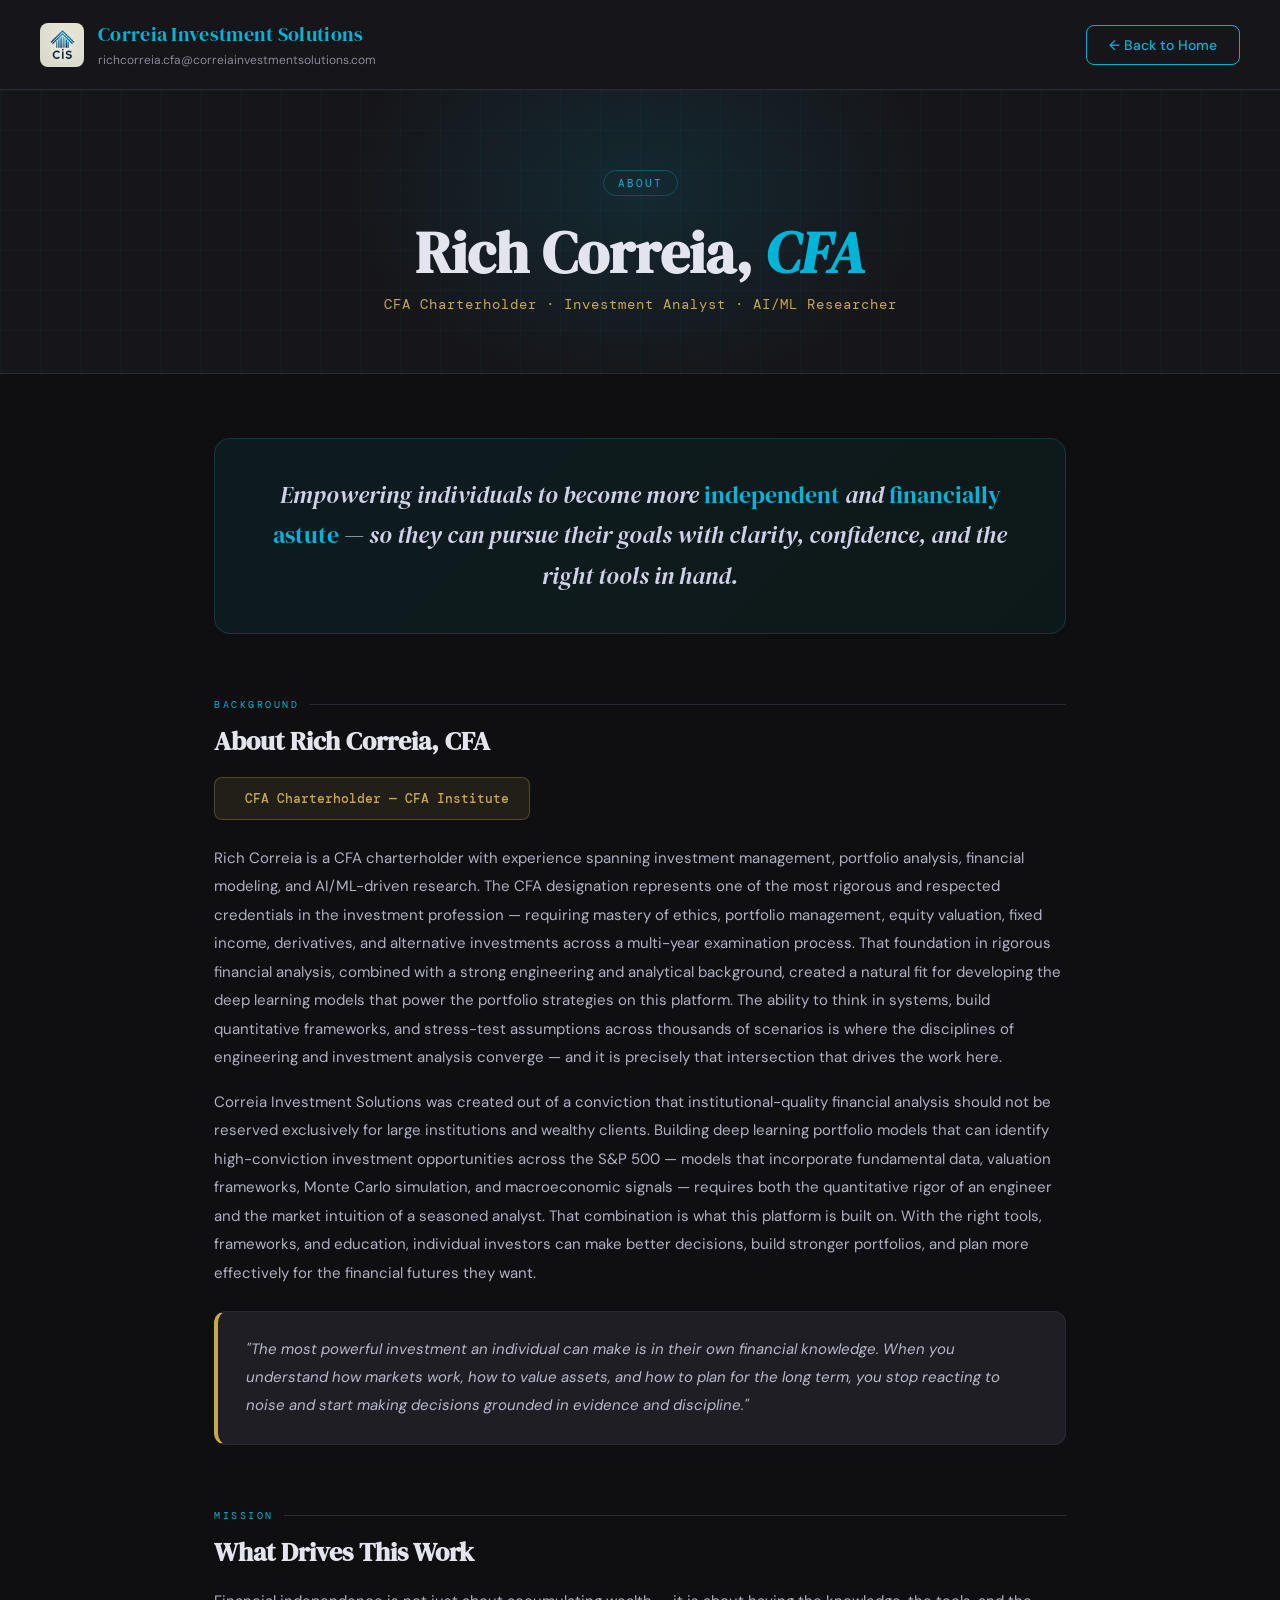
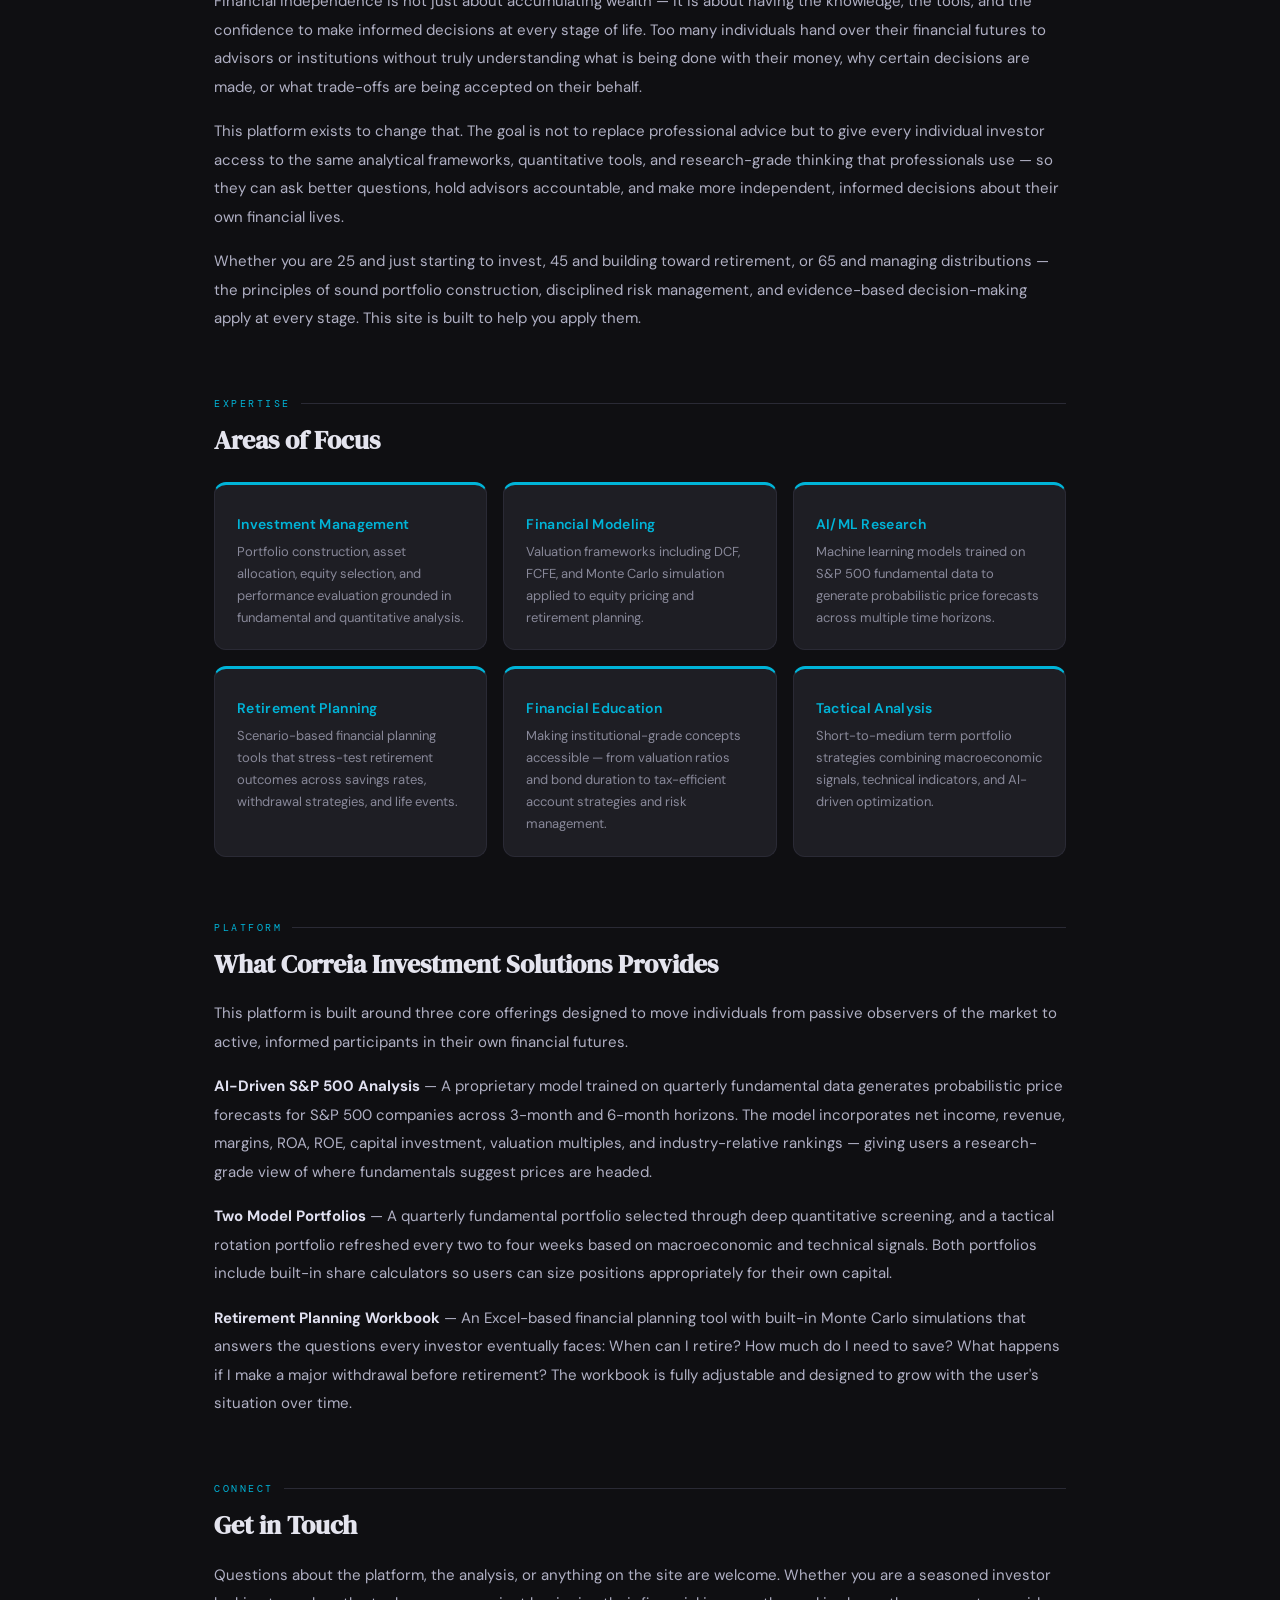
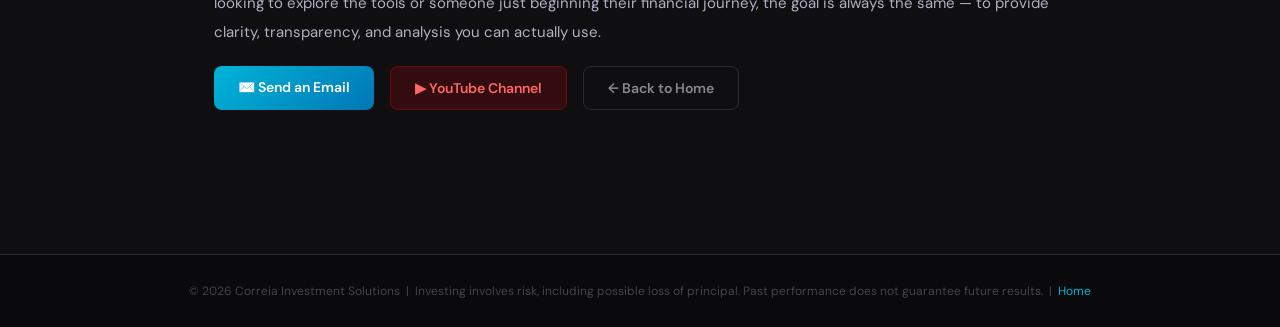
<file: about.html>
<!DOCTYPE html>
<html lang="en">
<head>
  <meta charset="UTF-8" />
  <meta name="viewport" content="width=device-width, initial-scale=1.0" />
  <title>About — Correia Investment Solutions</title>

  <!-- Google tag -->
  <script async src="https://www.googletagmanager.com/gtag/js?id=G-JVTLY699PB"></script>
  <script>
    window.dataLayer = window.dataLayer || [];
    function gtag(){dataLayer.push(arguments);}
    gtag('js', new Date());
    gtag('config', 'G-JVTLY699PB');
  </script>

  <link rel="preconnect" href="https://fonts.googleapis.com" />
  <link href="https://fonts.googleapis.com/css2?family=DM+Serif+Display:ital@0;1&family=DM+Sans:wght@300;400;500;600&family=DM+Mono:wght@400;500&display=swap" rel="stylesheet" />

  <style>
    *, *::before, *::after { box-sizing: border-box; margin: 0; padding: 0; }

    :root {
      --bg:       #0f0f12;
      --surface:  #16161a;
      --surface2: #1e1e24;
      --border:   #2a2a35;
      --cyan:     #00b4d8;
      --gold:     #c9a84c;
      --green:    #00c896;
      --text:     #e4e4ee;
      --muted:    #888899;
    }

    html { scroll-behavior: smooth; }

    body {
      font-family: 'DM Sans', sans-serif;
      background: var(--bg);
      color: var(--text);
      min-height: 100vh;
      overflow-x: hidden;
    }

    /* ===== HEADER ===== */
    .about-header {
      background: var(--surface);
      border-bottom: 1px solid var(--border);
      padding: 20px 40px;
      display: flex;
      align-items: center;
      justify-content: space-between;
      flex-wrap: wrap;
      gap: 12px;
    }

    .header-brand {
      display: flex;
      align-items: center;
      gap: 14px;
    }

    .header-logo {
      width: 44px;
      height: 44px;
      object-fit: contain;
      border-radius: 8px;
    }

    .header-name {
      font-family: 'DM Serif Display', serif;
      font-size: 20px;
      color: var(--cyan);
      letter-spacing: 0.3px;
    }

    .header-email {
      font-size: 12px;
      color: var(--muted);
      margin-top: 2px;
      text-decoration: none;
      transition: color 0.2s;
    }

    .header-email:hover { color: var(--cyan); }

    .back-home-btn {
      padding: 10px 22px;
      background: transparent;
      border: 1px solid var(--cyan);
      color: var(--cyan);
      border-radius: 8px;
      font-family: 'DM Sans', sans-serif;
      font-size: 14px;
      font-weight: 500;
      text-decoration: none;
      transition: all 0.2s ease;
      white-space: nowrap;
    }

    .back-home-btn:hover {
      background: var(--cyan);
      color: #000;
    }

    /* ===== HERO ===== */
    .about-hero {
      position: relative;
      overflow: hidden;
      padding: 80px 40px 60px;
      text-align: center;
      background: var(--surface);
      border-bottom: 1px solid var(--border);
    }

    /* Decorative grid background */
    .about-hero::before {
      content: '';
      position: absolute;
      inset: 0;
      background-image:
        linear-gradient(rgba(0,180,216,0.04) 1px, transparent 1px),
        linear-gradient(90deg, rgba(0,180,216,0.04) 1px, transparent 1px);
      background-size: 40px 40px;
      pointer-events: none;
    }

    /* Radial glow */
    .about-hero::after {
      content: '';
      position: absolute;
      top: -100px;
      left: 50%;
      transform: translateX(-50%);
      width: 600px;
      height: 400px;
      background: radial-gradient(ellipse, rgba(0,180,216,0.12) 0%, transparent 70%);
      pointer-events: none;
    }

    .hero-tag {
      display: inline-block;
      font-family: 'DM Mono', monospace;
      font-size: 11px;
      letter-spacing: 2px;
      text-transform: uppercase;
      color: var(--cyan);
      border: 1px solid rgba(0,180,216,0.3);
      padding: 5px 14px;
      border-radius: 20px;
      margin-bottom: 24px;
      position: relative;
      z-index: 1;
    }

    .hero-title {
      font-family: 'DM Serif Display', serif;
      font-size: clamp(36px, 5vw, 58px);
      color: var(--text);
      line-height: 1.15;
      position: relative;
      z-index: 1;
      margin-bottom: 8px;
    }

    .hero-title span {
      color: var(--cyan);
      font-style: italic;
    }

    .hero-credential {
      font-family: 'DM Mono', monospace;
      font-size: 14px;
      color: var(--gold);
      letter-spacing: 1px;
      position: relative;
      z-index: 1;
      margin-top: 8px;
    }

    /* ===== MAIN CONTENT ===== */
    .about-main {
      max-width: 900px;
      margin: 0 auto;
      padding: 64px 24px 80px;
    }

    /* ===== SECTION BLOCK ===== */
    .about-block {
      margin-bottom: 64px;
      opacity: 0;
      transform: translateY(24px);
      animation: fadeUp 0.6s ease forwards;
    }

    .about-block:nth-child(1) { animation-delay: 0.1s; }
    .about-block:nth-child(2) { animation-delay: 0.2s; }
    .about-block:nth-child(3) { animation-delay: 0.3s; }
    .about-block:nth-child(4) { animation-delay: 0.4s; }
    .about-block:nth-child(5) { animation-delay: 0.5s; }

    @keyframes fadeUp {
      to { opacity: 1; transform: translateY(0); }
    }

    .block-label {
      font-family: 'DM Mono', monospace;
      font-size: 10px;
      letter-spacing: 2.5px;
      text-transform: uppercase;
      color: var(--cyan);
      margin-bottom: 14px;
      display: flex;
      align-items: center;
      gap: 10px;
    }

    .block-label::after {
      content: '';
      flex: 1;
      height: 1px;
      background: var(--border);
    }

    .block-title {
      font-family: 'DM Serif Display', serif;
      font-size: 26px;
      color: var(--text);
      margin-bottom: 18px;
      line-height: 1.3;
    }

    .block-text {
      font-size: 15px;
      color: #b0b0c4;
      line-height: 1.9;
      margin-bottom: 16px;
    }

    .block-text:last-child { margin-bottom: 0; }

    /* ===== HIGHLIGHT BOX ===== */
    .highlight-box {
      background: var(--surface2);
      border: 1px solid var(--border);
      border-left: 4px solid var(--gold);
      border-radius: 12px;
      padding: 24px 28px;
      margin: 24px 0;
    }

    .highlight-box p {
      font-size: 15px;
      color: #b8b8cc;
      line-height: 1.85;
      font-style: italic;
    }

    /* ===== VALUES GRID ===== */
    .values-grid {
      display: grid;
      grid-template-columns: repeat(auto-fit, minmax(240px, 1fr));
      gap: 16px;
      margin-top: 24px;
    }

    .value-card {
      background: var(--surface2);
      border: 1px solid var(--border);
      border-top: 3px solid var(--cyan);
      border-radius: 12px;
      padding: 20px 22px;
      transition: transform 0.2s ease, box-shadow 0.2s ease;
    }

    .value-card:hover {
      transform: translateY(-3px);
      box-shadow: 0 8px 28px rgba(0,180,216,0.12);
    }

    .value-icon {
      font-size: 24px;
      margin-bottom: 10px;
    }

    .value-title {
      font-size: 14px;
      font-weight: 600;
      color: var(--cyan);
      margin-bottom: 8px;
      letter-spacing: 0.3px;
    }

    .value-text {
      font-size: 13px;
      color: var(--muted);
      line-height: 1.7;
    }

    /* ===== CREDENTIAL BADGE ===== */
    .credential-badge {
      display: inline-flex;
      align-items: center;
      gap: 10px;
      background: rgba(201,168,76,0.1);
      border: 1px solid rgba(201,168,76,0.3);
      border-radius: 8px;
      padding: 12px 20px;
      margin-bottom: 24px;
    }

    .credential-badge-icon { font-size: 20px; }

    .credential-badge-text {
      font-family: 'DM Mono', monospace;
      font-size: 13px;
      color: var(--gold);
      font-weight: 500;
    }

    /* ===== MISSION STATEMENT ===== */
    .mission-statement {
      background: linear-gradient(135deg, rgba(0,180,216,0.08), rgba(0,200,150,0.05));
      border: 1px solid rgba(0,180,216,0.2);
      border-radius: 16px;
      padding: 36px 40px;
      text-align: center;
      margin-bottom: 64px;
    }

    .mission-statement p {
      font-family: 'DM Serif Display', serif;
      font-size: clamp(18px, 2.5vw, 24px);
      color: #d0d0e8;
      line-height: 1.7;
      font-style: italic;
    }

    .mission-statement p span {
      color: var(--cyan);
      font-style: normal;
    }

    /* ===== FOOTER ===== */
    .about-footer {
      background: #0a0a0d;
      border-top: 1px solid var(--border);
      padding: 28px 40px;
      text-align: center;
    }

    .about-footer p {
      font-size: 12px;
      color: #444;
    }

    .about-footer a {
      color: var(--cyan);
      text-decoration: none;
    }

    @media (max-width: 600px) {
      .about-header { padding: 16px 20px; }
      .about-hero   { padding: 48px 20px 40px; }
      .about-main   { padding: 40px 16px 60px; }
      .mission-statement { padding: 24px 20px; }
    }
  </style>
</head>
<body>

  <!-- ===== Header ===== -->
  <header class="about-header">
    <div class="header-brand">
      <img src="data/CIS brand 2.webp" alt="CIS Logo" class="header-logo"
           onerror="this.style.display='none'" />
      <div>
        <div class="header-name">Correia Investment Solutions</div>
        <a href="mailto:richcorreia.cfa@correiainvestmentsolutions.com"
           class="header-email">
          richcorreia.cfa@correiainvestmentsolutions.com
        </a>
      </div>
    </div>
    <a href="index.html" class="back-home-btn">← Back to Home</a>
  </header>

  <!-- ===== Hero ===== -->
  <div class="about-hero">
    <div class="hero-tag">About</div>
    <h1 class="hero-title">Rich Correia, <span>CFA</span></h1>
    <p class="hero-credential">CFA Charterholder · Investment Analyst · AI/ML Researcher</p>
  </div>

  <!-- ===== Main Content ===== -->
  <main class="about-main">

    <!-- Mission Statement -->
    <div class="mission-statement">
      <p>
        Empowering individuals to become more <span>independent</span> and
        <span>financially astute</span> — so they can pursue their goals with
        clarity, confidence, and the right tools in hand.
      </p>
    </div>

    <!-- About Rich -->
    <div class="about-block">
      <div class="block-label">Background</div>
      <h2 class="block-title">About Rich Correia, CFA</h2>

      <div class="credential-badge">
        <span class="credential-badge-icon"></span>
        <span class="credential-badge-text">CFA Charterholder — CFA Institute</span>
      </div>

      <p class="block-text">
        Rich Correia is a CFA charterholder with experience spanning investment management,
        portfolio analysis, financial modeling, and AI/ML-driven research. The CFA designation
        represents one of the most rigorous and respected credentials in the investment
        profession — requiring mastery of ethics, portfolio management, equity valuation,
        fixed income, derivatives, and alternative investments across a multi-year examination
        process. That foundation in rigorous financial analysis, combined with a strong
        engineering and analytical background, created a natural fit for developing the
        deep learning models that power the portfolio strategies on this platform. The ability
        to think in systems, build quantitative frameworks, and stress-test assumptions across
        thousands of scenarios is where the disciplines of engineering and investment analysis
        converge — and it is precisely that intersection that drives the work here.
      </p>

      <p class="block-text">
        Correia Investment Solutions was created out of a conviction that institutional-quality
        financial analysis should not be reserved exclusively for large institutions and wealthy
        clients. Building deep learning portfolio models that can identify high-conviction
        investment opportunities across the S&P 500 — models that incorporate fundamental
        data, valuation frameworks, Monte Carlo simulation, and macroeconomic signals — requires
        both the quantitative rigor of an engineer and the market intuition of a seasoned analyst.
        That combination is what this platform is built on. With the right tools, frameworks,
        and education, individual investors can make better decisions, build stronger portfolios,
        and plan more effectively for the financial futures they want.
      </p>

      <div class="highlight-box">
        <p>
          "The most powerful investment an individual can make is in their own financial
          knowledge. When you understand how markets work, how to value assets, and how
          to plan for the long term, you stop reacting to noise and start making decisions
          grounded in evidence and discipline."
        </p>
      </div>
    </div>

    <!-- What Drives This Work -->
    <div class="about-block">
      <div class="block-label">Mission</div>
      <h2 class="block-title">What Drives This Work</h2>
      <p class="block-text">
        Financial independence is not just about accumulating wealth — it is about having
        the knowledge, the tools, and the confidence to make informed decisions at every
        stage of life. Too many individuals hand over their financial futures to advisors
        or institutions without truly understanding what is being done with their money,
        why certain decisions are made, or what trade-offs are being accepted on their
        behalf.
      </p>
      <p class="block-text">
        This platform exists to change that. The goal is not to replace professional advice
        but to give every individual investor access to the same analytical frameworks,
        quantitative tools, and research-grade thinking that professionals use — so they
        can ask better questions, hold advisors accountable, and make more independent,
        informed decisions about their own financial lives.
      </p>
      <p class="block-text">
        Whether you are 25 and just starting to invest, 45 and building toward retirement,
        or 65 and managing distributions — the principles of sound portfolio construction,
        disciplined risk management, and evidence-based decision-making apply at every stage.
        This site is built to help you apply them.
      </p>
    </div>

    <!-- Core Expertise -->
    <div class="about-block">
      <div class="block-label">Expertise</div>
      <h2 class="block-title">Areas of Focus</h2>
      <div class="values-grid">
        <div class="value-card">
          <div class="value-icon"></div>
          <div class="value-title">Investment Management</div>
          <p class="value-text">
            Portfolio construction, asset allocation, equity selection, and
            performance evaluation grounded in fundamental and quantitative analysis.
          </p>
        </div>
        <div class="value-card">
          <div class="value-icon"></div>
          <div class="value-title">Financial Modeling</div>
          <p class="value-text">
            Valuation frameworks including DCF, FCFE, and Monte Carlo simulation
            applied to equity pricing and retirement planning.
          </p>
        </div>
        <div class="value-card">
          <div class="value-icon"></div>
          <div class="value-title">AI/ML Research</div>
          <p class="value-text">
            Machine learning models trained on S&P 500 fundamental data to generate
            probabilistic price forecasts across multiple time horizons.
          </p>
        </div>
        <div class="value-card">
          <div class="value-icon"></div>
          <div class="value-title">Retirement Planning</div>
          <p class="value-text">
            Scenario-based financial planning tools that stress-test retirement
            outcomes across savings rates, withdrawal strategies, and life events.
          </p>
        </div>
        <div class="value-card">
          <div class="value-icon"></div>
          <div class="value-title">Financial Education</div>
          <p class="value-text">
            Making institutional-grade concepts accessible — from valuation ratios
            and bond duration to tax-efficient account strategies and risk management.
          </p>
        </div>
        <div class="value-card">
          <div class="value-icon"></div>
          <div class="value-title">Tactical Analysis</div>
          <p class="value-text">
            Short-to-medium term portfolio strategies combining macroeconomic signals,
            technical indicators, and AI-driven optimization.
          </p>
        </div>
      </div>
    </div>

    <!-- What This Site Provides -->
    <div class="about-block">
      <div class="block-label">Platform</div>
      <h2 class="block-title">What Correia Investment Solutions Provides</h2>
      <p class="block-text">
        This platform is built around three core offerings designed to move individuals
        from passive observers of the market to active, informed participants in their
        own financial futures.
      </p>
      <p class="block-text">
        <strong style="color:#e0e0f0;">AI-Driven S&P 500 Analysis</strong> — A proprietary
        model trained on quarterly fundamental data generates probabilistic price forecasts
        for S&P 500 companies across 3-month and 6-month horizons. The model incorporates
        net income, revenue, margins, ROA, ROE, capital investment, valuation multiples,
        and industry-relative rankings — giving users a research-grade view of where
        fundamentals suggest prices are headed.
      </p>
      <p class="block-text">
        <strong style="color:#e0e0f0;">Two Model Portfolios</strong> — A quarterly
        fundamental portfolio selected through deep quantitative screening, and a
        tactical rotation portfolio refreshed every two to four weeks based on
        macroeconomic and technical signals. Both portfolios include built-in share
        calculators so users can size positions appropriately for their own capital.
      </p>
      <p class="block-text">
        <strong style="color:#e0e0f0;">Retirement Planning Workbook</strong> — An Excel-based
        financial planning tool with built-in Monte Carlo simulations that answers the
        questions every investor eventually faces: When can I retire? How much do I need
        to save? What happens if I make a major withdrawal before retirement? The workbook
        is fully adjustable and designed to grow with the user's situation over time.
      </p>
    </div>

    <!-- Contact -->
    <div class="about-block">
      <div class="block-label">Connect</div>
      <h2 class="block-title">Get in Touch</h2>
      <p class="block-text">
        Questions about the platform, the analysis, or anything on the site are welcome.
        Whether you are a seasoned investor looking to explore the tools or someone just
        beginning their financial journey, the goal is always the same — to provide
        clarity, transparency, and analysis you can actually use.
      </p>
      <div style="display:flex;gap:16px;flex-wrap:wrap;margin-top:20px;">
        <a href="mailto:richcorreia.cfa@correiainvestmentsolutions.com"
           style="padding:12px 24px;background:linear-gradient(135deg,#00b4d8,#0077b6);
                  color:white;border-radius:8px;text-decoration:none;font-size:14px;
                  font-weight:600;transition:all 0.2s;"
           onmouseover="this.style.transform='translateY(-2px)'"
           onmouseout="this.style.transform='translateY(0)'">
          ✉️ Send an Email
        </a>
        <a href="https://www.youtube.com/channel/UC14YDZ4QVl5CKm8Y_TYwxKA"
           target="_blank"
           style="padding:12px 24px;background:rgba(255,0,0,0.15);border:1px solid rgba(255,0,0,0.3);
                  color:#ff6666;border-radius:8px;text-decoration:none;font-size:14px;
                  font-weight:600;transition:all 0.2s;"
           onmouseover="this.style.background='rgba(255,0,0,0.25)'"
           onmouseout="this.style.background='rgba(255,0,0,0.15)'">
          ▶ YouTube Channel
        </a>
        <a href="index.html"
           style="padding:12px 24px;background:transparent;border:1px solid #2a2a35;
                  color:#888;border-radius:8px;text-decoration:none;font-size:14px;
                  font-weight:600;transition:all 0.2s;"
           onmouseover="this.style.borderColor='#00b4d8';this.style.color='#00b4d8'"
           onmouseout="this.style.borderColor='#2a2a35';this.style.color='#888'">
          ← Back to Home
        </a>
      </div>
    </div>

  </main>

  <!-- ===== Footer ===== -->
  <footer class="about-footer">
    <p>
      &copy; 2026 Correia Investment Solutions &nbsp;|&nbsp;
      Investing involves risk, including possible loss of principal.
      Past performance does not guarantee future results. &nbsp;|&nbsp;
      <a href="index.html">Home</a>
    </p>
  </footer>

</body>
</html>
</file>
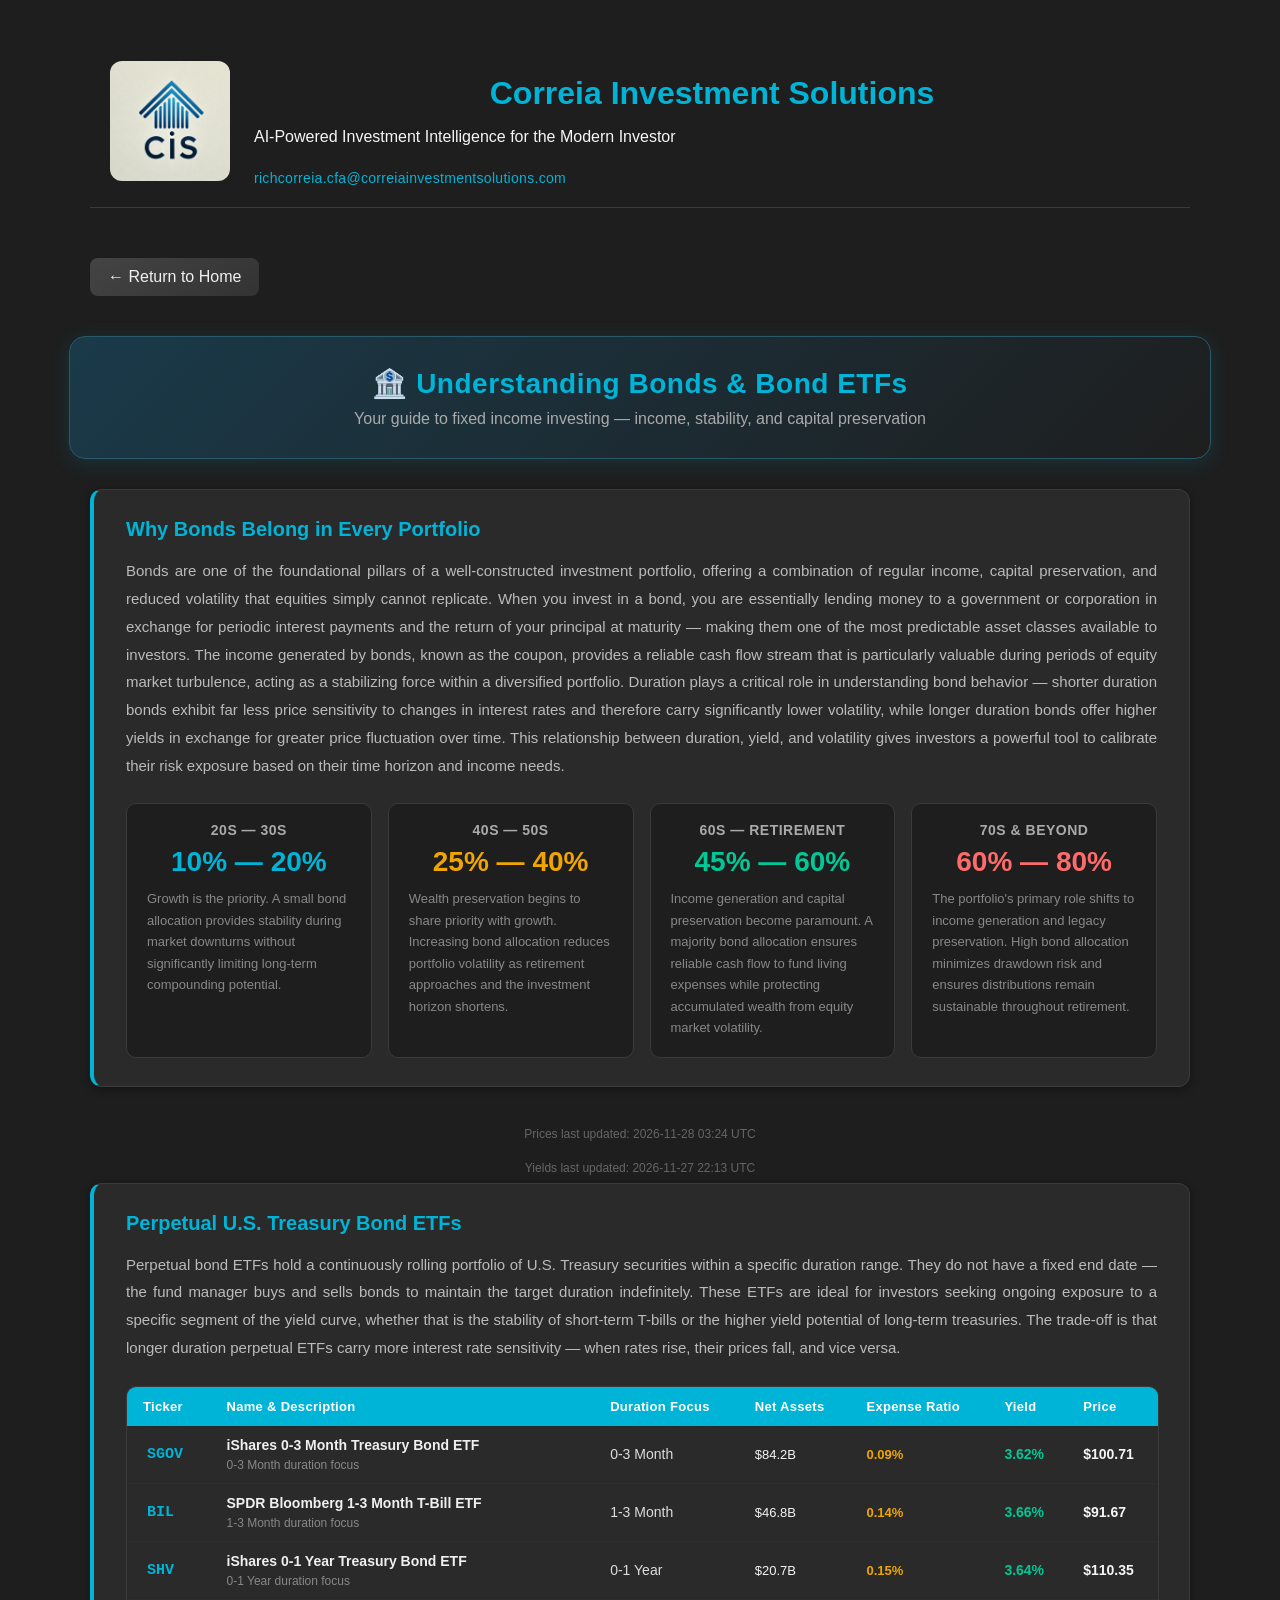
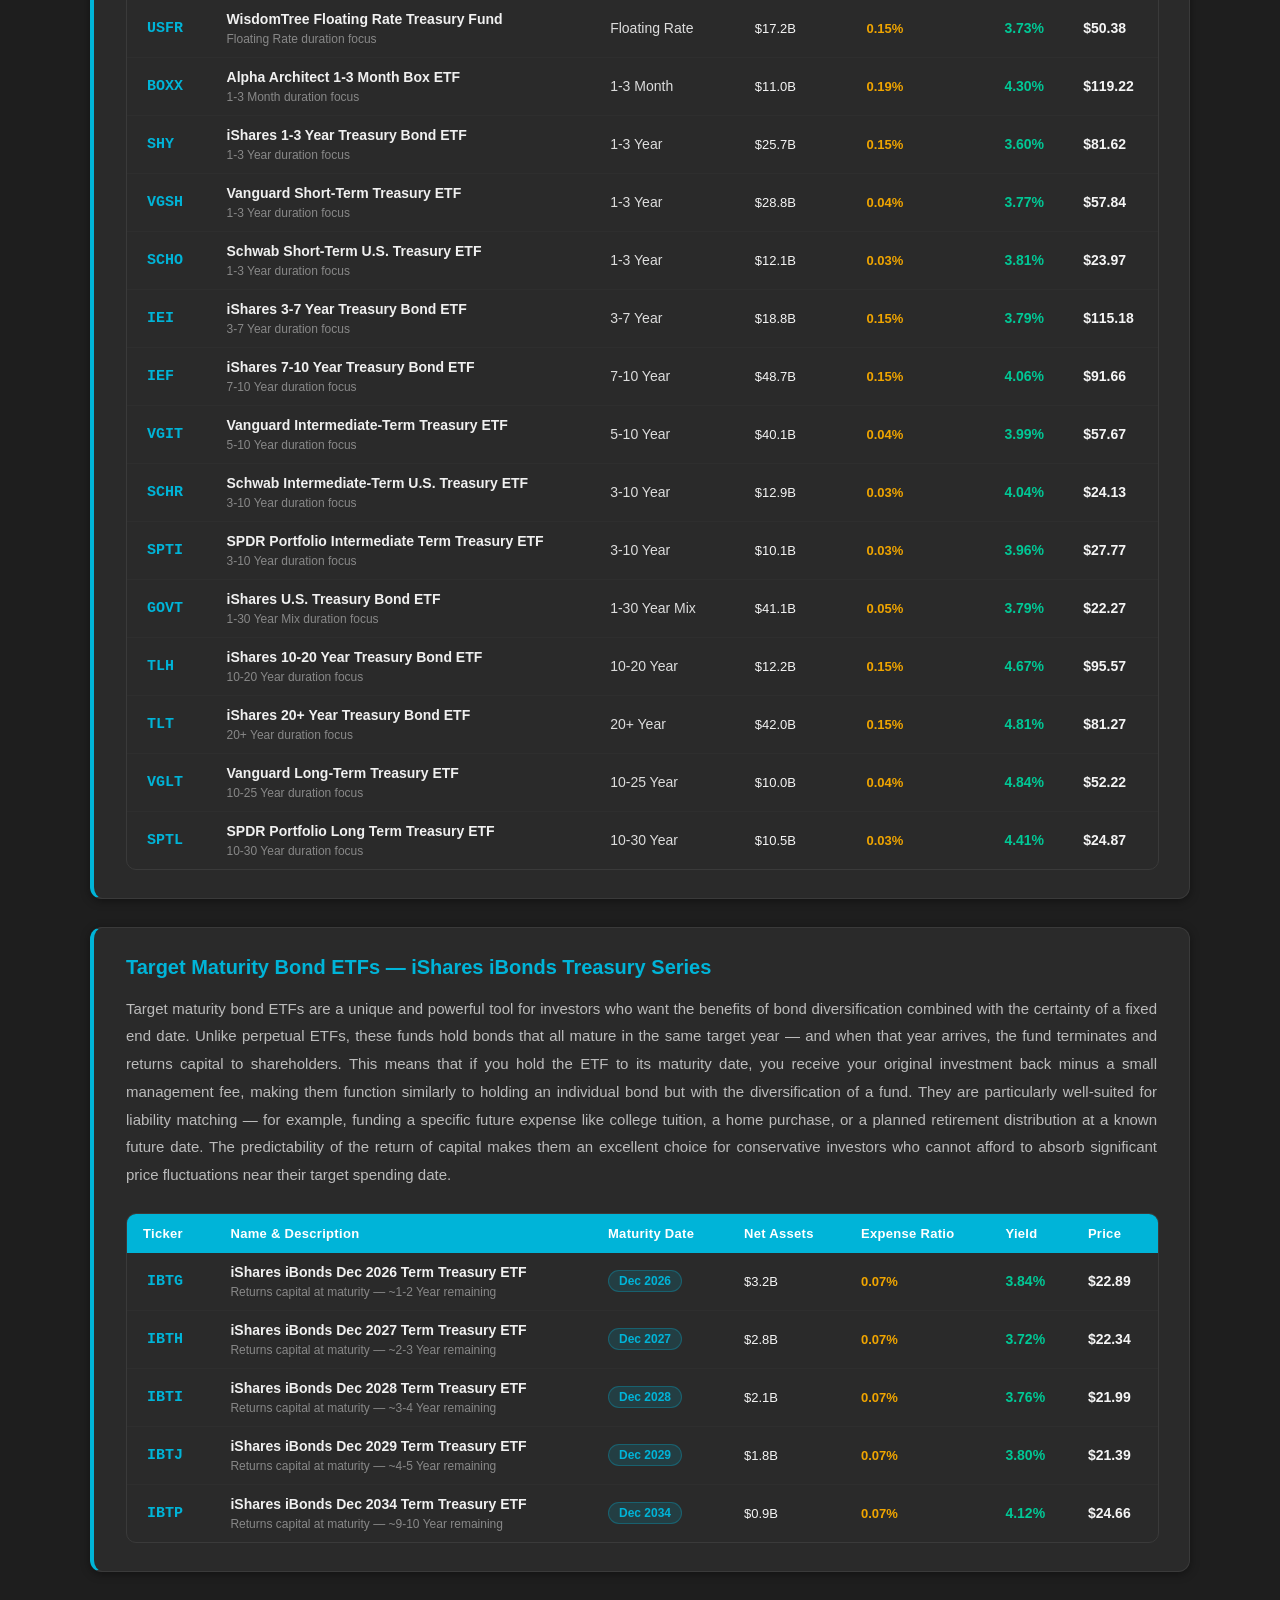
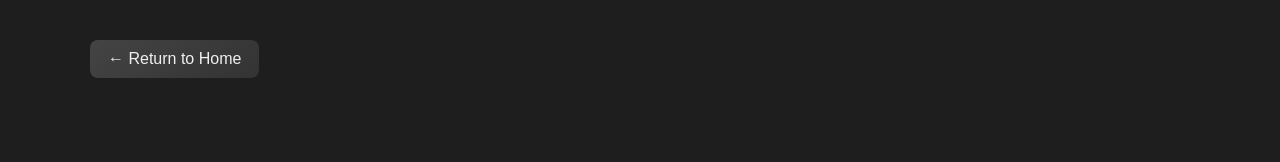
<file: bonds.html>
<!DOCTYPE html>
<html lang="en">
  <head>

    <!-- Google tag (gtag.js) -->
    <script async src="https://www.googletagmanager.com/gtag/js?id=G-JVTLY699PB"></script>
    <script>
      window.dataLayer = window.dataLayer || [];
      function gtag(){dataLayer.push(arguments);}
      gtag('js', new Date());

      gtag('config', 'G-JVTLY699PB');
    </script>

    <meta charset="UTF-8" />
    <meta name="viewport" content="width=device-width, initial-scale=1.0" />
    <title>Bond ETF Guide — Correia Investment Solutions</title>
    <link rel="stylesheet" href="style.css" />
    <link rel="stylesheet" href="bonds.css" />
  </head>
  <body>

    <!-- ===== Company Header ===== -->
    <div class="company-header">
      <div class="company-header-top">
        <img src="data/CIS brand 2.webp"
             alt="Correia Investment Solutions Logo"
             class="company-logo"
             onerror="this.style.display='none'" />
        <div class="company-header-text">
          <h1 class="company-title">Correia Investment Solutions</h1>
          <p class="company-tagline">AI-Powered Investment Intelligence for the Modern Investor</p>
          <a href="mailto:richcorreia.cfa@correiainvestmentsolutions.com" class="company-email">
            richcorreia.cfa@correiainvestmentsolutions.com
          </a>
        </div>
      </div>
    </div>

    <!-- ===== Back Button ===== -->
    <div class="bonds-nav">
      <a href="index.html" class="back-btn">← Return to Home</a>
    </div>

    <!-- ===== Page Title ===== -->
    <div class="bonds-hero">
      <h2 class="bonds-hero-title">🏦 Understanding Bonds & Bond ETFs</h2>
      <p class="bonds-hero-subtitle">
        Your guide to fixed income investing — income, stability, and capital preservation
      </p>
    </div>

    <!-- ===== Why Bonds Section ===== -->
    <div class="bonds-section">
      <h3 class="bonds-section-title">Why Bonds Belong in Every Portfolio</h3>
      <p class="bonds-section-text">
        Bonds are one of the foundational pillars of a well-constructed investment portfolio, 
        offering a combination of regular income, capital preservation, and reduced volatility 
        that equities simply cannot replicate. When you invest in a bond, you are essentially 
        lending money to a government or corporation in exchange for periodic interest payments 
        and the return of your principal at maturity — making them one of the most predictable 
        asset classes available to investors. The income generated by bonds, known as the coupon, 
        provides a reliable cash flow stream that is particularly valuable during periods of 
        equity market turbulence, acting as a stabilizing force within a diversified portfolio. 
        Duration plays a critical role in understanding bond behavior — shorter duration bonds 
        exhibit far less price sensitivity to changes in interest rates and therefore carry 
        significantly lower volatility, while longer duration bonds offer higher yields in 
        exchange for greater price fluctuation over time. This relationship between duration, 
        yield, and volatility gives investors a powerful tool to calibrate their risk exposure 
        based on their time horizon and income needs.
      </p>

      <!-- Age-Based Allocation Cards -->
      <div class="allocation-grid">
        <div class="allocation-card">
          <div class="allocation-age">20s — 30s</div>
          <div class="allocation-pct" style="color:#00b4d8;">10% — 20%</div>
          <p class="allocation-desc">
            Growth is the priority. A small bond allocation provides stability 
            during market downturns without significantly limiting long-term 
            compounding potential.
          </p>
        </div>
        <div class="allocation-card">
          <div class="allocation-age">40s — 50s</div>
          <div class="allocation-pct" style="color:#f0a500;">25% — 40%</div>
          <p class="allocation-desc">
            Wealth preservation begins to share priority with growth. Increasing 
            bond allocation reduces portfolio volatility as retirement approaches 
            and the investment horizon shortens.
          </p>
        </div>
        <div class="allocation-card">
          <div class="allocation-age">60s — Retirement</div>
          <div class="allocation-pct" style="color:#00c896;">45% — 60%</div>
          <p class="allocation-desc">
            Income generation and capital preservation become paramount. A majority 
            bond allocation ensures reliable cash flow to fund living expenses while 
            protecting accumulated wealth from equity market volatility.
          </p>
        </div>
        <div class="allocation-card">
          <div class="allocation-age">70s & Beyond</div>
          <div class="allocation-pct" style="color:#ff6b6b;">60% — 80%</div>
          <p class="allocation-desc">
            The portfolio's primary role shifts to income generation and legacy 
            preservation. High bond allocation minimizes drawdown risk and ensures 
            distributions remain sustainable throughout retirement.
          </p>
        </div>
      </div>
    </div>

    <p id="pricesUpdatedAt" style="color:#666;font-size:12px;text-align:right;margin-bottom:8px;"></p>
    <p id="yieldsUpdatedAt" style="color:#666;font-size:12px;text-align:right;margin-bottom:8px;"></p>

    <!-- ===== Perpetual Bond ETFs Section ===== -->
    <div class="bonds-section">
      <h3 class="bonds-section-title">Perpetual U.S. Treasury Bond ETFs</h3>
      <p class="bonds-section-text">
        Perpetual bond ETFs hold a continuously rolling portfolio of U.S. Treasury securities 
        within a specific duration range. They do not have a fixed end date — the fund manager 
        buys and sells bonds to maintain the target duration indefinitely. These ETFs are ideal 
        for investors seeking ongoing exposure to a specific segment of the yield curve, whether 
        that is the stability of short-term T-bills or the higher yield potential of long-term 
        treasuries. The trade-off is that longer duration perpetual ETFs carry more interest 
        rate sensitivity — when rates rise, their prices fall, and vice versa.
      </p>

      <div class="etf-table-wrapper">
        <table class="etf-table" id="perpetualTable">
          <thead>
            <tr>
              <th>Ticker</th>
              <th>Name & Description</th>
              <th>Duration Focus</th>
              <th>Net Assets</th>
              <th>Expense Ratio</th>
              <th>Yield</th>
              <th>Price</th>
            </tr>
          </thead>
          <tbody id="perpetualTableBody">
            <tr><td colspan="7" class="etf-loading">Loading live data...</td></tr>
          </tbody>
        </table>
      </div>
    </div>

    <!-- ===== Target Maturity Bond ETFs Section ===== -->
    <div class="bonds-section">
      <h3 class="bonds-section-title">Target Maturity Bond ETFs — iShares iBonds Treasury Series</h3>
      <p class="bonds-section-text">
        Target maturity bond ETFs are a unique and powerful tool for investors who want the 
        benefits of bond diversification combined with the certainty of a fixed end date. 
        Unlike perpetual ETFs, these funds hold bonds that all mature in the same target year — 
        and when that year arrives, the fund terminates and returns capital to shareholders. 
        This means that if you hold the ETF to its maturity date, you receive your original 
        investment back minus a small management fee, making them function similarly to 
        holding an individual bond but with the diversification of a fund. They are 
        particularly well-suited for liability matching — for example, funding a specific 
        future expense like college tuition, a home purchase, or a planned retirement 
        distribution at a known future date. The predictability of the return of capital 
        makes them an excellent choice for conservative investors who cannot afford to absorb 
        significant price fluctuations near their target spending date.
      </p>

      <div class="etf-table-wrapper">
        <table class="etf-table" id="targetTable">
          <thead>
            <tr>
              <th>Ticker</th>
              <th>Name & Description</th>
              <th>Maturity Date</th>
              <th>Net Assets</th>
              <th>Expense Ratio</th>
              <th>Yield</th>
              <th>Price</th>
            </tr>
          </thead>
          <tbody id="targetTableBody">
            <tr><td colspan="7" class="etf-loading">Loading live data...</td></tr>
          </tbody>
        </table>
      </div>
    </div>

    <!-- ===== Back Button Bottom ===== -->
    <div class="bonds-nav bonds-nav-bottom">
      <a href="index.html" class="back-btn">← Return to Home</a>
    </div>

    <script src="bonds.js"></script>
  </body>
</html>
</file>
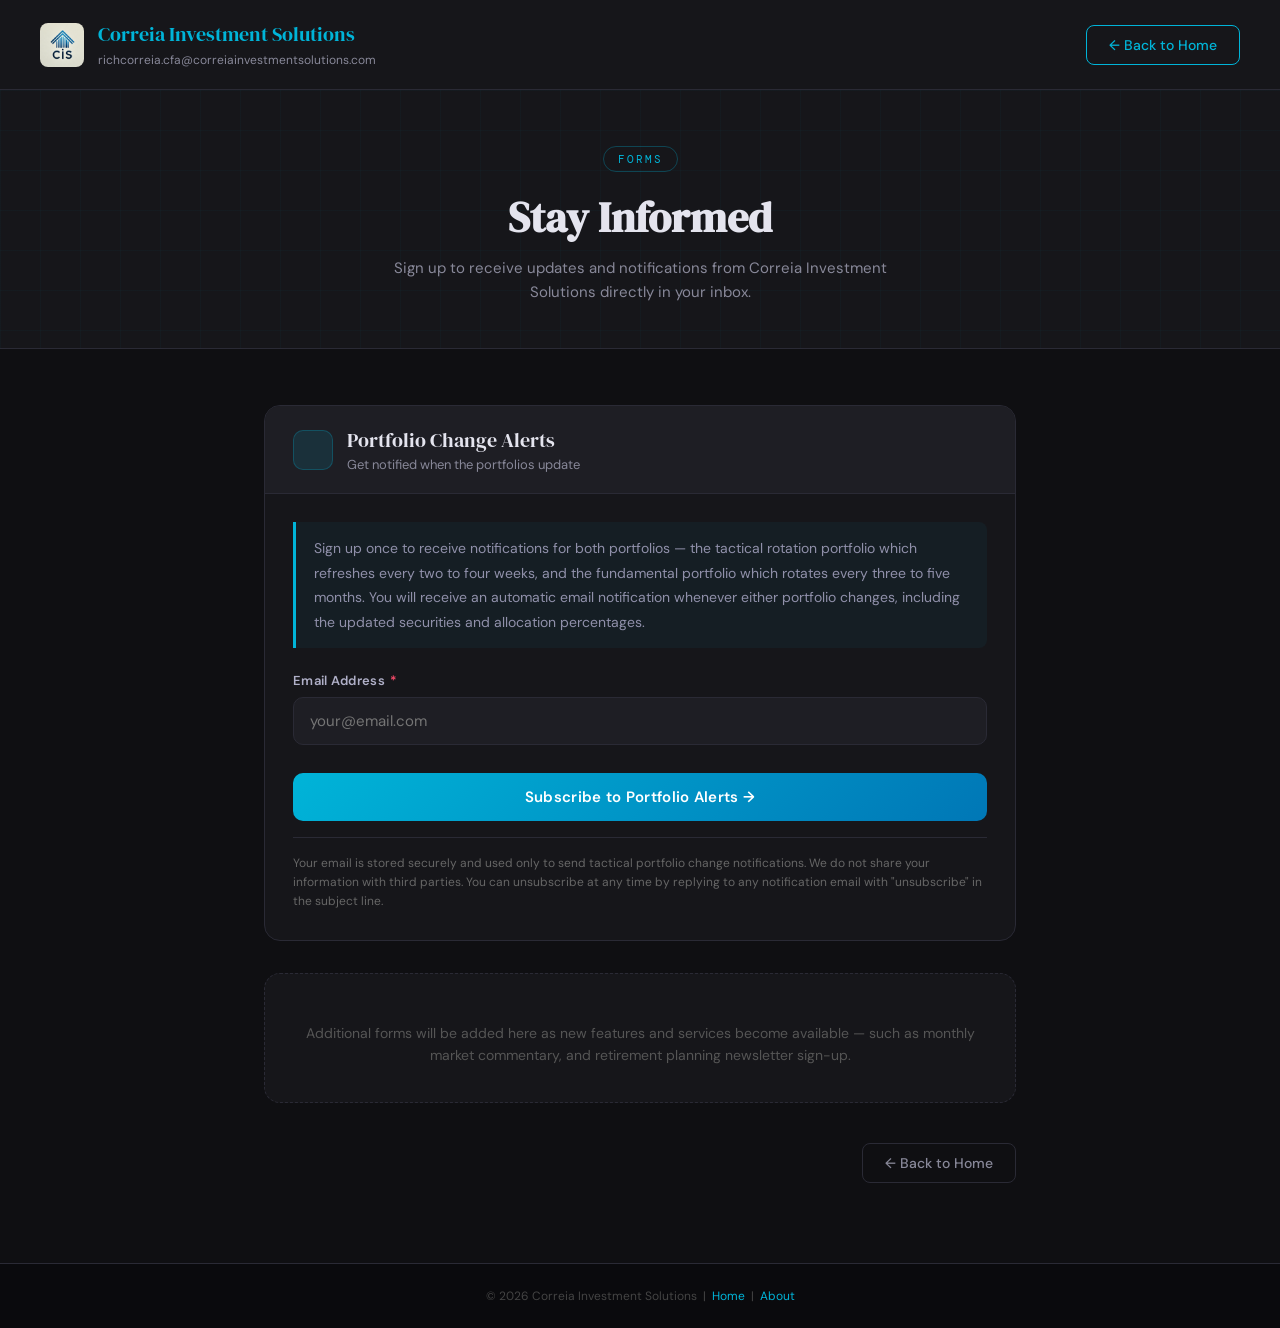
<file: forms.html>
<!DOCTYPE html>
<html lang="en">
<head>
  <meta charset="UTF-8" />
  <meta name="viewport" content="width=device-width, initial-scale=1.0" />
  <title>Forms — Correia Investment Solutions</title>

  <script async src="https://www.googletagmanager.com/gtag/js?id=G-JVTLY699PB"></script>
  <script>
    window.dataLayer = window.dataLayer || [];
    function gtag(){dataLayer.push(arguments);}
    gtag('js', new Date());
    gtag('config', 'G-JVTLY699PB');
  </script>

  <link rel="preconnect" href="https://fonts.googleapis.com" />
  <link href="https://fonts.googleapis.com/css2?family=DM+Serif+Display:ital@0;1&family=DM+Sans:wght@300;400;500;600&family=DM+Mono:wght@400;500&display=swap" rel="stylesheet" />

  <style>
    *, *::before, *::after { box-sizing: border-box; margin: 0; padding: 0; }

    :root {
      --bg:      #0f0f12;
      --surface: #16161a;
      --surface2:#1e1e24;
      --border:  #2a2a35;
      --cyan:    #00b4d8;
      --gold:    #c9a84c;
      --green:   #00c896;
      --red:     #ff4d6d;
      --text:    #e4e4ee;
      --muted:   #888899;
    }

    html { scroll-behavior: smooth; }

    body {
      font-family: 'DM Sans', sans-serif;
      background: var(--bg);
      color: var(--text);
      min-height: 100vh;
    }

    /* ===== HEADER ===== */
    .forms-header {
      background: var(--surface);
      border-bottom: 1px solid var(--border);
      padding: 20px 40px;
      display: flex;
      align-items: center;
      justify-content: space-between;
      flex-wrap: wrap;
      gap: 12px;
    }

    .header-brand {
      display: flex;
      align-items: center;
      gap: 14px;
    }

    .header-logo {
      width: 44px;
      height: 44px;
      object-fit: contain;
      border-radius: 8px;
    }

    .header-name {
      font-family: 'DM Serif Display', serif;
      font-size: 20px;
      color: var(--cyan);
    }

    .header-email {
      font-size: 12px;
      color: var(--muted);
      margin-top: 2px;
      text-decoration: none;
    }

    .header-email:hover { color: var(--cyan); }

    .back-home-btn {
      padding: 10px 22px;
      background: transparent;
      border: 1px solid var(--cyan);
      color: var(--cyan);
      border-radius: 8px;
      font-size: 14px;
      font-weight: 500;
      text-decoration: none;
      transition: all 0.2s ease;
    }

    .back-home-btn:hover {
      background: var(--cyan);
      color: #000;
    }

    /* ===== HERO ===== */
    .forms-hero {
      background: var(--surface);
      border-bottom: 1px solid var(--border);
      padding: 56px 40px 44px;
      text-align: center;
      position: relative;
      overflow: hidden;
    }

    .forms-hero::before {
      content: '';
      position: absolute;
      inset: 0;
      background-image:
        linear-gradient(rgba(0,180,216,0.03) 1px, transparent 1px),
        linear-gradient(90deg, rgba(0,180,216,0.03) 1px, transparent 1px);
      background-size: 40px 40px;
      pointer-events: none;
    }

    .hero-tag {
      display: inline-block;
      font-family: 'DM Mono', monospace;
      font-size: 11px;
      letter-spacing: 2px;
      text-transform: uppercase;
      color: var(--cyan);
      border: 1px solid rgba(0,180,216,0.3);
      padding: 5px 14px;
      border-radius: 20px;
      margin-bottom: 16px;
      position: relative;
      z-index: 1;
    }

    .hero-title {
      font-family: 'DM Serif Display', serif;
      font-size: clamp(28px, 4vw, 42px);
      color: var(--text);
      position: relative;
      z-index: 1;
      margin-bottom: 10px;
    }

    .hero-sub {
      font-size: 15px;
      color: var(--muted);
      position: relative;
      z-index: 1;
      max-width: 560px;
      margin: 0 auto;
      line-height: 1.6;
    }

    /* ===== MAIN ===== */
    .forms-main {
      max-width: 800px;
      margin: 0 auto;
      padding: 56px 24px 80px;
    }

    /* ===== FORM CARD ===== */
    .form-card {
      background: var(--surface);
      border: 1px solid var(--border);
      border-radius: 16px;
      overflow: hidden;
      margin-bottom: 32px;
      opacity: 0;
      transform: translateY(20px);
      animation: fadeUp 0.5s ease 0.1s forwards;
    }

    @keyframes fadeUp {
      to { opacity: 1; transform: translateY(0); }
    }

    .form-card-header {
      background: var(--surface2);
      border-bottom: 1px solid var(--border);
      padding: 20px 28px;
      display: flex;
      align-items: center;
      gap: 14px;
    }

    .form-card-icon {
      width: 40px;
      height: 40px;
      background: rgba(0,180,216,0.12);
      border: 1px solid rgba(0,180,216,0.25);
      border-radius: 10px;
      display: flex;
      align-items: center;
      justify-content: center;
      font-size: 18px;
      flex-shrink: 0;
    }

    .form-card-title {
      font-family: 'DM Serif Display', serif;
      font-size: 20px;
      color: var(--text);
    }

    .form-card-subtitle {
      font-size: 13px;
      color: var(--muted);
      margin-top: 2px;
    }

    .form-card-body {
      padding: 28px;
    }

    .form-desc {
      font-size: 14px;
      color: #9090aa;
      line-height: 1.75;
      margin-bottom: 24px;
      padding: 14px 18px;
      background: rgba(0,180,216,0.05);
      border-left: 3px solid var(--cyan);
      border-radius: 0 8px 8px 0;
    }

    /* ===== FORM FIELDS ===== */
    .form-group {
      margin-bottom: 20px;
    }

    .form-label {
      display: block;
      font-size: 13px;
      font-weight: 600;
      color: #b0b0c8;
      margin-bottom: 8px;
      letter-spacing: 0.3px;
    }

    .form-label span {
      color: var(--red);
      margin-left: 2px;
    }

    .form-input {
      width: 100%;
      padding: 13px 16px;
      background: var(--surface2);
      border: 1px solid var(--border);
      border-radius: 10px;
      color: var(--text);
      font-family: 'DM Sans', sans-serif;
      font-size: 15px;
      outline: none;
      transition: border-color 0.2s, box-shadow 0.2s;
    }

    .form-input:focus {
      border-color: var(--cyan);
      box-shadow: 0 0 0 3px rgba(0,180,216,0.12);
    }

    .form-input.error {
      border-color: var(--red);
      box-shadow: 0 0 0 3px rgba(255,77,109,0.12);
    }

    .form-input.success {
      border-color: var(--green);
      box-shadow: 0 0 0 3px rgba(0,200,150,0.12);
    }

    .form-error {
      display: none;
      font-size: 12px;
      color: var(--red);
      margin-top: 6px;
    }

    .form-error.visible { display: block; }

    /* ===== SUBMIT BUTTON ===== */
    .form-submit {
      width: 100%;
      padding: 14px;
      background: linear-gradient(135deg, var(--cyan), #0077b6);
      color: white;
      border: none;
      border-radius: 10px;
      font-family: 'DM Sans', sans-serif;
      font-size: 15px;
      font-weight: 600;
      cursor: pointer;
      transition: all 0.2s ease;
      letter-spacing: 0.3px;
      margin-top: 8px;
    }

    .form-submit:hover {
      transform: translateY(-1px);
      box-shadow: 0 6px 20px rgba(0,180,216,0.35);
    }

    .form-submit:active { transform: scale(0.98); }

    .form-submit:disabled {
      opacity: 0.6;
      cursor: not-allowed;
      transform: none;
      box-shadow: none;
    }

    /* ===== SUCCESS / ERROR MESSAGES ===== */
    .form-result {
      display: none;
      padding: 16px 20px;
      border-radius: 10px;
      font-size: 14px;
      font-weight: 500;
      line-height: 1.6;
      margin-top: 16px;
    }

    .form-result.success {
      display: block;
      background: rgba(0,200,150,0.1);
      border: 1px solid rgba(0,200,150,0.3);
      color: var(--green);
    }

    .form-result.error-msg {
      display: block;
      background: rgba(255,77,109,0.1);
      border: 1px solid rgba(255,77,109,0.3);
      color: var(--red);
    }

    /* ===== PRIVACY NOTE ===== */
    .privacy-note {
      font-size: 12px;
      color: #666;
      line-height: 1.6;
      margin-top: 16px;
      padding-top: 16px;
      border-top: 1px solid var(--border);
    }

    /* ===== FUTURE FORMS PLACEHOLDER ===== */
    .coming-soon-card {
      background: var(--surface);
      border: 1px dashed var(--border);
      border-radius: 16px;
      padding: 36px;
      text-align: center;
      color: #555;
      margin-bottom: 32px;
    }

    .coming-soon-card p {
      font-size: 14px;
      line-height: 1.6;
    }

    /* ===== BACK TO HOME ===== */
    .page-back-row {
      display: flex;
      justify-content: flex-end;
      margin-top: 40px;
    }

    .page-back-btn {
      padding: 10px 22px;
      background: transparent;
      border: 1px solid var(--border);
      color: var(--muted);
      border-radius: 8px;
      font-size: 14px;
      font-weight: 500;
      text-decoration: none;
      transition: all 0.2s ease;
    }

    .page-back-btn:hover {
      border-color: var(--cyan);
      color: var(--cyan);
    }

    /* ===== FOOTER ===== */
    .forms-footer {
      background: #0a0a0d;
      border-top: 1px solid var(--border);
      padding: 24px 40px;
      text-align: center;
    }

    .forms-footer p {
      font-size: 12px;
      color: #444;
    }

    .forms-footer a { color: var(--cyan); text-decoration: none; }

    @media (max-width: 600px) {
      .forms-header { padding: 16px 20px; }
      .forms-hero   { padding: 40px 20px 32px; }
      .forms-main   { padding: 32px 16px 60px; }
      .form-card-body { padding: 20px; }
    }
  </style>
</head>
<body>

  <!-- ===== Header ===== -->
  <header class="forms-header">
    <div class="header-brand">
      <img src="data/CIS brand 2.webp" alt="CIS Logo" class="header-logo"
           onerror="this.style.display='none'" />
      <div>
        <div class="header-name">Correia Investment Solutions</div>
        <a href="mailto:richcorreia.cfa@correiainvestmentsolutions.com"
           class="header-email">
          richcorreia.cfa@correiainvestmentsolutions.com
        </a>
      </div>
    </div>
    <a href="index.html" class="back-home-btn">← Back to Home</a>
  </header>

  <!-- ===== Hero ===== -->
  <div class="forms-hero">
    <div class="hero-tag">Forms</div>
    <h1 class="hero-title">Stay Informed</h1>
    <p class="hero-sub">
      Sign up to receive updates and notifications from Correia Investment Solutions
      directly in your inbox.
    </p>
  </div>

  <!-- ===== Main ===== -->
  <main class="forms-main">

    <!-- ===== FORM 1 — Tactical Portfolio Notifications ===== -->
    <div class="form-card" id="form-tactical-notifications">

      <div class="form-card-header">
        <div class="form-card-icon"></div>
        <div>
          <div class="form-card-title">Portfolio Change Alerts</div>
          <div class="form-card-subtitle">Get notified when the portfolios update</div>
        </div>
      </div>

      <div class="form-card-body">
        <p class="form-desc">
          Sign up once to receive notifications for both portfolios — the tactical 
          rotation portfolio which refreshes every two to four weeks, and the 
          fundamental portfolio which rotates every three to five months. You will 
          receive an automatic email notification whenever either portfolio changes, 
          including the updated securities and allocation percentages.
        </p>

        <div class="form-group">
          <label class="form-label" for="emailInput">
            Email Address <span>*</span>
          </label>
          <input
            type="email"
            id="emailInput"
            class="form-input"
            placeholder="your@email.com"
            autocomplete="email"
            spellcheck="false"
          />
          <div class="form-error" id="emailError">
            Please enter a valid email address.
          </div>
        </div>

        <button class="form-submit" id="submitBtn" onclick="handleSubscribe()">
          Subscribe to Portfolio Alerts →
        </button>

        <div class="form-result" id="formResult"></div>

        <p class="privacy-note">
          Your email is stored securely and used only to send tactical portfolio change
          notifications. We do not share your information with third parties. You can
          unsubscribe at any time by replying to any notification email with
          "unsubscribe" in the subject line.
        </p>
      </div>
    </div>

    <!-- ===== FUTURE FORMS (add new form cards above this section) ===== -->
    <div class="coming-soon-card">
      <p style="font-size:22px;margin-bottom:12px;"></p>
      <p>
        Additional forms will be added here as new features and services become available —
        such as monthly market commentary, and retirement
        planning newsletter sign-up.
      </p>
    </div>

    <div class="page-back-row">
      <a href="index.html" class="page-back-btn">← Back to Home</a>
    </div>

  </main>

  <!-- ===== Footer ===== -->
  <footer class="forms-footer">
    <p>
      &copy; 2026 Correia Investment Solutions &nbsp;|&nbsp;
      <a href="index.html">Home</a> &nbsp;|&nbsp;
      <a href="about.html">About</a>
    </p>
  </footer>

  <script>
    // ===== EMAIL VALIDATION =====
    function isValidEmail(email) {
      const pattern = /^[a-zA-Z0-9._%+\-]+@[a-zA-Z0-9.\-]+\.[a-zA-Z]{2,}$/;
      return pattern.test(email.trim());
    }

    // ===== LIVE VALIDATION =====
    const emailInput = document.getElementById("emailInput");
    const emailError = document.getElementById("emailError");

    emailInput.addEventListener("input", () => {
      const val = emailInput.value.trim();
      if (val === "") {
        emailInput.className = "form-input";
        emailError.classList.remove("visible");
      } else if (isValidEmail(val)) {
        emailInput.className = "form-input success";
        emailError.classList.remove("visible");
      } else {
        emailInput.className = "form-input error";
        emailError.classList.add("visible");
      }
    });

    // ===== WEB3FORMS ACCESS KEY =====
    const WEB3FORMS_KEY = "43e996d4-b0b8-4efb-854a-26db97c8f74e";

    // ===== SUBMIT HANDLER =====
    async function handleSubscribe() {
      const email     = emailInput.value.trim().toLowerCase();
      const submitBtn = document.getElementById("submitBtn");
      const result    = document.getElementById("formResult");

      // Reset result
      result.className   = "form-result";
      result.textContent = "";

      // Validate — empty check
      if (!email) {
        emailInput.className = "form-input error";
        emailError.classList.add("visible");
        emailInput.focus();
        return;
      }

      // Validate — format check
      if (!isValidEmail(email)) {
        emailInput.className = "form-input error";
        emailError.classList.add("visible");
        emailInput.focus();
        return;
      }

      // Disable button during submission
      submitBtn.disabled    = true;
      submitBtn.textContent = "Submitting...";

      try {
        const response = await fetch("https://api.web3forms.com/submit", {
          method: "POST",
          headers: {
            "Content-Type": "application/json",
            "Accept":       "application/json"
          },
          body: JSON.stringify({
            access_key:   WEB3FORMS_KEY,
            email:        email,
            subject:      "New Portfolio Alert Subscriber — CIS",
            from_name:    "Correia Investment Solutions Website",
            message:      `New subscriber: ${email}\nSource: Portfolio Alerts Form\nDate: ${new Date().toISOString()}`,
            // Honeypot spam protection
            botcheck:     ""
          })
        });

        const data = await response.json();

        if (data.success) {
          emailInput.className  = "form-input success";
          emailInput.value      = "";
          result.className      = "form-result success";
          result.innerHTML = `
            ✅ <strong>Thank you!</strong> You are now subscribed to both the 
            tactical rotation and Q2 fundamental portfolio alerts. You will 
            receive an email notification whenever either portfolio changes.
          `;
          submitBtn.textContent = "Subscribed ✓";
          submitBtn.style.background = "linear-gradient(135deg, #00c896, #009e75)";

        } else {
          throw new Error(data.message || "Submission failed");
        }

      } catch (err) {
        console.error("Submission error:", err);
        result.className   = "form-result error-msg";
        result.innerHTML   = `
          ❌ Something went wrong. Please try again or email us directly at
          <a href="mailto:richcorreia.cfa@correiainvestmentsolutions.com"
             style="color:#ff6b6b;">
            richcorreia.cfa@correiainvestmentsolutions.com
          </a>
        `;
        submitBtn.disabled    = false;
        submitBtn.textContent = "Subscribe to Tactical Portfolio Alerts →";
      }
    }
  </script>

</body>
</html>
</file>
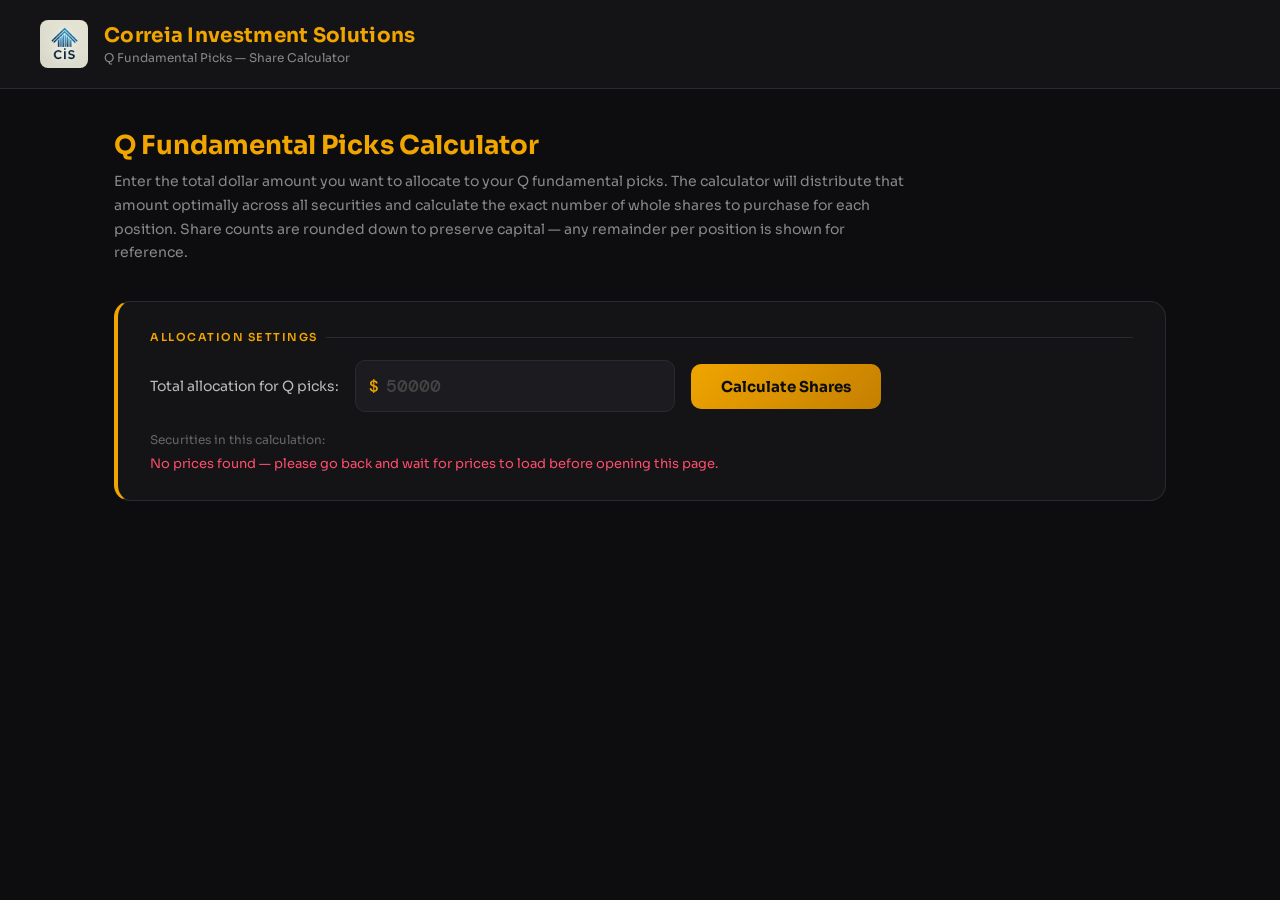
<file: q2_calculator.html>
<!DOCTYPE html>
<html lang="en">
<head>

  <!-- Google tag (gtag.js) -->
  <script async src="https://www.googletagmanager.com/gtag/js?id=G-JVTLY699PB"></script>
  <script>
    window.dataLayer = window.dataLayer || [];
    function gtag(){dataLayer.push(arguments);}
    gtag('js', new Date());

    gtag('config', 'G-JVTLY699PB');
  </script>

  <meta charset="UTF-8" />
  <meta name="viewport" content="width=device-width, initial-scale=1.0" />
  <title>Q Fundamental Picks Calculator — Correia Investment Solutions</title>
  <link rel="preconnect" href="https://fonts.googleapis.com" />
  <link href="https://fonts.googleapis.com/css2?family=DM+Mono:wght@400;500&family=Sora:wght@300;400;600;700&display=swap" rel="stylesheet" />
  <style>
    *, *::before, *::after { box-sizing: border-box; margin: 0; padding: 0; }

    :root {
      --bg:       #0d0d0f;
      --surface:  #141416;
      --surface2: #1c1c20;
      --border:   #2a2a30;
      --accent:   #f0a500;
      --cyan:     #00b4d8;
      --green:    #00c896;
      --red:      #ff4d6d;
      --text:     #e8e8f0;
    }

    body {
      font-family: 'Sora', sans-serif;
      background: var(--bg);
      color: var(--text);
      min-height: 100vh;
    }

    /* ===== Header ===== */
    .page-header {
      background: var(--surface);
      border-bottom: 1px solid var(--border);
      padding: 20px 40px;
      display: flex;
      align-items: center;
      gap: 16px;
      flex-wrap: wrap;
    }

    .header-logo {
      width: 48px;
      height: 48px;
      object-fit: contain;
      border-radius: 8px;
    }

    .header-title {
      font-size: 20px;
      font-weight: 700;
      color: var(--accent);
      letter-spacing: 0.3px;
    }

    .header-sub {
      font-size: 12px;
      color: #888;
      margin-top: 2px;
    }

    /* ===== Main ===== */
    .main {
      max-width: 1100px;
      margin: 0 auto;
      padding: 40px 24px 80px;
    }

    .page-title {
      font-size: 26px;
      font-weight: 700;
      color: var(--accent);
      margin-bottom: 8px;
    }

    .page-subtitle {
      font-size: 14px;
      color: #888;
      margin-bottom: 36px;
      line-height: 1.7;
      max-width: 800px;
    }

    /* ===== Section label ===== */
    .section-label {
      font-size: 11px;
      font-weight: 600;
      text-transform: uppercase;
      letter-spacing: 1.5px;
      color: var(--accent);
      margin-bottom: 16px;
      display: flex;
      align-items: center;
      gap: 8px;
    }

    .section-label::after {
      content: '';
      flex: 1;
      height: 1px;
      background: var(--border);
    }

    /* ===== Input Card ===== */
    .input-card {
      background: var(--surface);
      border: 1px solid var(--border);
      border-left: 4px solid var(--accent);
      border-radius: 16px;
      padding: 28px 32px;
      margin-bottom: 32px;
    }

    .amount-row {
      display: flex;
      align-items: center;
      gap: 16px;
      flex-wrap: wrap;
      margin-bottom: 20px;
    }

    .amount-label {
      font-size: 14px;
      color: #bbb;
      white-space: nowrap;
    }

    .amount-input-wrap {
      position: relative;
      flex: 1;
      min-width: 200px;
      max-width: 320px;
    }

    .amount-input-wrap::before {
      content: '$';
      position: absolute;
      left: 14px;
      top: 50%;
      transform: translateY(-50%);
      color: var(--accent);
      font-family: 'DM Mono', monospace;
      font-size: 16px;
      font-weight: 500;
      pointer-events: none;
    }

    .amount-input {
      width: 100%;
      padding: 13px 14px 13px 30px;
      background: var(--surface2);
      border: 1px solid var(--border);
      border-radius: 10px;
      color: var(--text);
      font-family: 'DM Mono', monospace;
      font-size: 18px;
      font-weight: 500;
      outline: none;
      transition: border-color 0.2s;
    }

    .amount-input:focus { border-color: var(--accent); }
    .amount-input::placeholder { color: #444; }

    .calc-btn {
      padding: 13px 30px;
      background: linear-gradient(135deg, var(--accent), #c47f00);
      color: #0d0d0f;
      border: none;
      border-radius: 10px;
      font-family: 'Sora', sans-serif;
      font-size: 15px;
      font-weight: 700;
      cursor: pointer;
      transition: all 0.2s;
      white-space: nowrap;
    }

    .calc-btn:hover {
      transform: translateY(-1px);
      box-shadow: 0 6px 20px rgba(240,165,0,0.35);
    }

    .calc-btn:active { transform: scale(0.98); }

    /* ===== Tickers preview ===== */
    .tickers-label {
      font-size: 12px;
      color: #666;
      margin-bottom: 8px;
    }

    .tickers-preview {
      display: flex;
      flex-wrap: wrap;
      gap: 8px;
    }

    .ticker-chip {
      padding: 5px 12px;
      border-radius: 20px;
      font-family: 'DM Mono', monospace;
      font-size: 12px;
      font-weight: 500;
      background: rgba(240,165,0,0.12);
      border: 1px solid rgba(240,165,0,0.25);
      color: var(--accent);
    }

    /* ===== Results ===== */
    .results-section { display: none; }
    .results-section.visible { display: block; }

    .results-summary {
      display: flex;
      gap: 14px;
      flex-wrap: wrap;
      margin-bottom: 28px;
    }

    .summary-stat {
      background: var(--surface);
      border: 1px solid var(--border);
      border-radius: 12px;
      padding: 16px 22px;
      flex: 1;
      min-width: 140px;
      text-align: center;
    }

    .summary-stat-label {
      font-size: 10px;
      text-transform: uppercase;
      letter-spacing: 1px;
      color: #555;
      margin-bottom: 6px;
    }

    .summary-stat-value {
      font-family: 'DM Mono', monospace;
      font-size: 19px;
      font-weight: 500;
      color: var(--accent);
    }

    /* ===== Table ===== */
    .table-wrap {
      background: var(--surface);
      border: 1px solid var(--border);
      border-radius: 16px;
      overflow: hidden;
      margin-bottom: 20px;
    }

    .table-heading {
      padding: 16px 24px;
      border-bottom: 1px solid var(--border);
      font-size: 13px;
      font-weight: 600;
      color: var(--accent);
      display: flex;
      align-items: center;
      gap: 8px;
    }

    .shares-table {
      width: 100%;
      border-collapse: collapse;
    }

    .shares-table thead tr { background: var(--surface2); }

    .shares-table th {
      padding: 11px 20px;
      text-align: left;
      font-size: 10px;
      font-weight: 600;
      text-transform: uppercase;
      letter-spacing: 1px;
      color: #555;
    }

    .shares-table td {
      padding: 13px 20px;
      border-bottom: 1px solid #18181c;
      font-size: 14px;
      color: #ccc;
      vertical-align: middle;
    }

    .shares-table tbody tr:last-child td { border-bottom: none; }
    .shares-table tbody tr:hover td { background: rgba(255,255,255,0.015); }

    .td-ticker {
      font-family: 'DM Mono', monospace;
      font-size: 15px;
      font-weight: 500;
      color: var(--accent);
    }

    .td-price, .td-alloc, .td-cost, .td-remainder {
      font-family: 'DM Mono', monospace;
    }

    .td-alloc  { color: var(--cyan); }
    .td-cost   { color: #aaa; }
    .td-remainder { color: #555; font-size: 12px; }

    .td-shares {
      font-family: 'DM Mono', monospace;
      font-size: 20px;
      font-weight: 500;
      color: var(--text);
    }

    .td-unavailable {
      color: var(--red);
      font-size: 13px;
      font-style: italic;
    }

    .total-row td {
      border-top: 2px solid var(--border) !important;
      background: var(--surface2) !important;
      font-weight: 600;
    }

    /* ===== Note ===== */
    .calc-note {
      background: rgba(240,165,0,0.06);
      border: 1px solid rgba(240,165,0,0.18);
      border-radius: 10px;
      padding: 14px 18px;
      font-size: 13px;
      color: #888;
      line-height: 1.65;
      margin-top: 16px;
    }

    .calc-note strong { color: var(--accent); }

    /* ===== Action row ===== */
    .action-row {
      display: flex;
      gap: 12px;
      margin-top: 20px;
      flex-wrap: wrap;
    }

    .action-btn {
      padding: 11px 22px;
      border-radius: 8px;
      font-family: 'Sora', sans-serif;
      font-size: 14px;
      font-weight: 600;
      cursor: pointer;
      border: none;
      transition: all 0.2s;
    }

    .action-btn.recalc {
      background: rgba(240,165,0,0.15);
      border: 1px solid rgba(240,165,0,0.3);
      color: var(--accent);
    }

    .action-btn.recalc:hover { background: rgba(240,165,0,0.25); }

    .action-btn.print {
      background: var(--surface2);
      border: 1px solid var(--border);
      color: #bbb;
    }

    .action-btn.print:hover { border-color: var(--accent); color: var(--accent); }

    @media print {
      .page-header, .input-card, .action-row, .calc-note { display: none !important; }
      .results-section { display: block !important; }
      body { background: white; color: black; }
      .shares-table th, .shares-table td { color: black !important; }
    }

    @media (max-width: 600px) {
      .page-header { padding: 16px 20px; }
      .main { padding: 24px 16px 60px; }
      .input-card { padding: 20px; }
      .amount-row { flex-direction: column; align-items: stretch; }
      .amount-input-wrap { max-width: 100%; }
    }
  </style>
</head>
<body>

  <header class="page-header">
    <img src="data/CIS brand 2.webp" alt="CIS Logo" class="header-logo"
         onerror="this.style.display='none'" />
    <div>
      <div class="header-title">Correia Investment Solutions</div>
      <div class="header-sub">Q Fundamental Picks — Share Calculator</div>
    </div>
  </header>

  <main class="main">

    <h1 class="page-title">Q Fundamental Picks Calculator</h1>
    <p class="page-subtitle">
      Enter the total dollar amount you want to allocate to your Q fundamental picks.
      The calculator will distribute that amount optimally across all securities and calculate
      the exact number of whole shares to purchase for each position. Share counts are
      rounded down to preserve capital — any remainder per position is shown for reference.
    </p>

    <!-- ===== Input ===== -->
    <div class="input-card">
      <div class="section-label">Allocation Settings</div>

      <div class="amount-row">
        <span class="amount-label">Total allocation for Q picks:</span>
        <div class="amount-input-wrap">
          <input type="number" class="amount-input" id="portfolioAmount"
                 placeholder="50000" min="1" step="100" />
        </div>
        <button class="calc-btn" onclick="runCalculation()">Calculate Shares</button>
      </div>

      <div class="tickers-label">Securities in this calculation:</div>
      <div class="tickers-preview" id="tickersPreview"></div>
    </div>

    <!-- ===== Results ===== -->
    <div class="results-section" id="resultsSection">

      <div class="section-label">Results</div>

      <div class="results-summary" id="resultsSummary"></div>

      <div class="table-wrap">
        <div class="table-heading">
          🎯 Q Fundamental Picks — Share Allocation
        </div>
        <table class="shares-table">
          <thead>
            <tr>
              <th>Ticker</th>
              <th>Current Price</th>
              <th>Per-Position Allocation</th>
              <th>Shares to Buy</th>
              <th>Total Cost</th>
              <th>Remainder</th>
            </tr>
          </thead>
          <tbody id="resultsTableBody"></tbody>
        </table>
      </div>

      <div class="calc-note">
        <strong>Note:</strong> Share counts are rounded <strong>down</strong> to whole shares
        to avoid exceeding your allocation. The remainder column shows unspent cash per
        position due to rounding — consider keeping this as cash or adding to your
        highest-conviction position. Prices were loaded from the main page at the time
        you opened this calculator and may not reflect real-time values.
      </div>

      <div class="action-row">
        <button class="action-btn recalc" onclick="runCalculation()">🔄 Recalculate</button>
        <button class="action-btn print" onclick="window.print()">🖨️ Print / Save as PDF</button>
      </div>

    </div>

  </main>

  <script>
    // ===== PARSE PRICES FROM URL =====
    const params     = new URLSearchParams(window.location.search);
    const picksRaw   = params.get("picks") || "";

    const priceMap = {};
    picksRaw.split(",").forEach(pair => {
      const [ticker, price] = pair.split(":");
      if (ticker && price && !isNaN(price)) {
        priceMap[ticker.trim()] = parseFloat(price);
      }
    });

    const tickers = Object.keys(priceMap);

    // ==================== ALLOCATION WEIGHTS ====================
    // Define percentage allocation for each Q ticker here.
    // Values should add up to 100.
    // If a ticker is not listed here, it falls back to equal weight.
    // Example: ALB gets 8% of the total allocation, SPG gets 6%, etc.
    const Q2_WEIGHTS = {
      ECHO : 6.36,
      FLEX : 4.62,
      INTC : 2.03,
      EXR : 9.17,
      REG : 9.65,
      CSCO : 7.34,
      APH : 10.67,
      ES : 9.82,
      CHRW : 8.54,
      TFC : 8.43,
      CSGP : 10.28,
      ON : 2.92,
      WELL : 10.18,
    };
    // ============================================================

    // Validate weights — warn if they don't add to 100
    const totalWeight = Object.values(Q2_WEIGHTS).reduce((s, v) => s + v, 0);
    if (Math.abs(totalWeight - 100) > 0.01) {
      console.warn(`Q weights sum to ${totalWeight.toFixed(2)}% — should be 100%. 
        Normalizing automatically.`);
    }

    // Get allocation for a ticker — weight or equal fallback
    function getAllocation(ticker, totalAmount) {
      const weight = Q2_WEIGHTS[ticker];
      if (weight !== undefined) {
        // Normalize in case weights don't sum to exactly 100
        return (weight / totalWeight) * totalAmount;
      }
      // Fallback to equal weight for any ticker not in the weights object
      return totalAmount / tickers.length;
    }

    // ===== BUILD TICKERS PREVIEW =====
    function buildPreview() {
      const container = document.getElementById("tickersPreview");
      container.innerHTML = "";
      if (tickers.length === 0) {
        container.innerHTML = "<span style='color:#ff4d6d;font-size:13px;'>No prices found — please go back and wait for prices to load before opening this page.</span>";
        return;
      }
      tickers.forEach(t => {
        const weight = Q2_WEIGHTS[t];
        const chip   = document.createElement("span");
        chip.className   = "ticker-chip";
        chip.textContent = weight !== undefined ? `${t} (${weight}%)` : `${t} (equal)`;
        container.appendChild(chip);
      });
    }

    buildPreview();

    // ===== CALCULATION =====
    function runCalculation() {
      const amountInput = document.getElementById("portfolioAmount");
      const totalAmount = parseFloat(amountInput.value);

      if (!totalAmount || totalAmount <= 0) {
        amountInput.focus();
        amountInput.style.borderColor = "#ff4d6d";
        setTimeout(() => amountInput.style.borderColor = "", 2000);
        return;
      }

      if (tickers.length === 0) {
        alert("No price data available. Please close this page, wait for all prices to load on the main page, then try again.");
        return;
      }

      const tbody = document.getElementById("resultsTableBody");
      tbody.innerHTML = "";

      let grandTotal      = 0;
      let grandRemainder  = 0;
      let unavailableCount = 0;

      tickers.forEach(ticker => {
        const price      = priceMap[ticker];
        const allocation = getAllocation(ticker, totalAmount);
        const tr         = document.createElement("tr");

        if (!price || price <= 0) {
          unavailableCount++;
          tr.innerHTML = `
            <td class="td-ticker">${ticker}</td>
            <td colspan="5" class="td-unavailable">
              Price unavailable — excluded from calculation
            </td>
          `;
          tbody.appendChild(tr);
          return;
        }

        const weight    = Q2_WEIGHTS[ticker] !== undefined
          ? `${((Q2_WEIGHTS[ticker] / totalWeight) * 100).toFixed(1)}%`
          : `${(100 / tickers.length).toFixed(1)}%`;
        const shares    = Math.floor(allocation / price);
        const cost      = shares * price;
        const remainder = allocation - cost;
        grandTotal      += cost;
        grandRemainder  += remainder;

        tr.innerHTML = `
          <td class="td-ticker">${ticker}</td>
          <td class="td-price">$${price.toFixed(2)}</td>
          <td class="td-alloc">
            $${allocation.toFixed(2)}
            <span style="color:#666;font-size:11px;margin-left:4px;">(${weight})</span>
          </td>
          <td class="td-shares">${shares.toLocaleString()}</td>
          <td class="td-cost">$${cost.toFixed(2)}</td>
          <td class="td-remainder">$${remainder.toFixed(2)}</td>
        `;
        tbody.appendChild(tr);
      });

      // Total row
      const totalRow = document.createElement("tr");
      totalRow.className = "total-row";
      totalRow.innerHTML = `
        <td colspan="3" style="color:#888;font-size:13px;">
          Total — ${tickers.length - unavailableCount} securities
        </td>
        <td class="td-shares" style="font-size:15px;">—</td>
        <td class="td-alloc">$${grandTotal.toFixed(2)}</td>
        <td class="td-remainder" style="color:#888;">
          $${grandRemainder.toFixed(2)} remaining
        </td>
      `;
      tbody.appendChild(totalRow);

      // Summary
      const utilization = ((grandTotal / totalAmount) * 100).toFixed(1);
      document.getElementById("resultsSummary").innerHTML = `
        <div class="summary-stat">
          <div class="summary-stat-label">Total Allocated</div>
          <div class="summary-stat-value">
            $${totalAmount.toLocaleString(undefined, {minimumFractionDigits:2, maximumFractionDigits:2})}
          </div>
        </div>
        <div class="summary-stat">
          <div class="summary-stat-label">Total Invested</div>
          <div class="summary-stat-value">$${grandTotal.toFixed(2)}</div>
        </div>
        <div class="summary-stat">
          <div class="summary-stat-label">Cash Remaining</div>
          <div class="summary-stat-value" style="color:#00b4d8;">
            $${(totalAmount - grandTotal).toFixed(2)}
          </div>
        </div>
        <div class="summary-stat">
          <div class="summary-stat-label">Capital Utilization</div>
          <div class="summary-stat-value" style="color:#00c896;">${utilization}%</div>
        </div>
        <div class="summary-stat">
          <div class="summary-stat-label">Securities</div>
          <div class="summary-stat-value">${tickers.length - unavailableCount}</div>
        </div>
      `;

      document.getElementById("resultsSection").classList.add("visible");
      document.getElementById("resultsSection").scrollIntoView({ behavior: "smooth" });
    }
  </script>

</body>
</html>
</file>
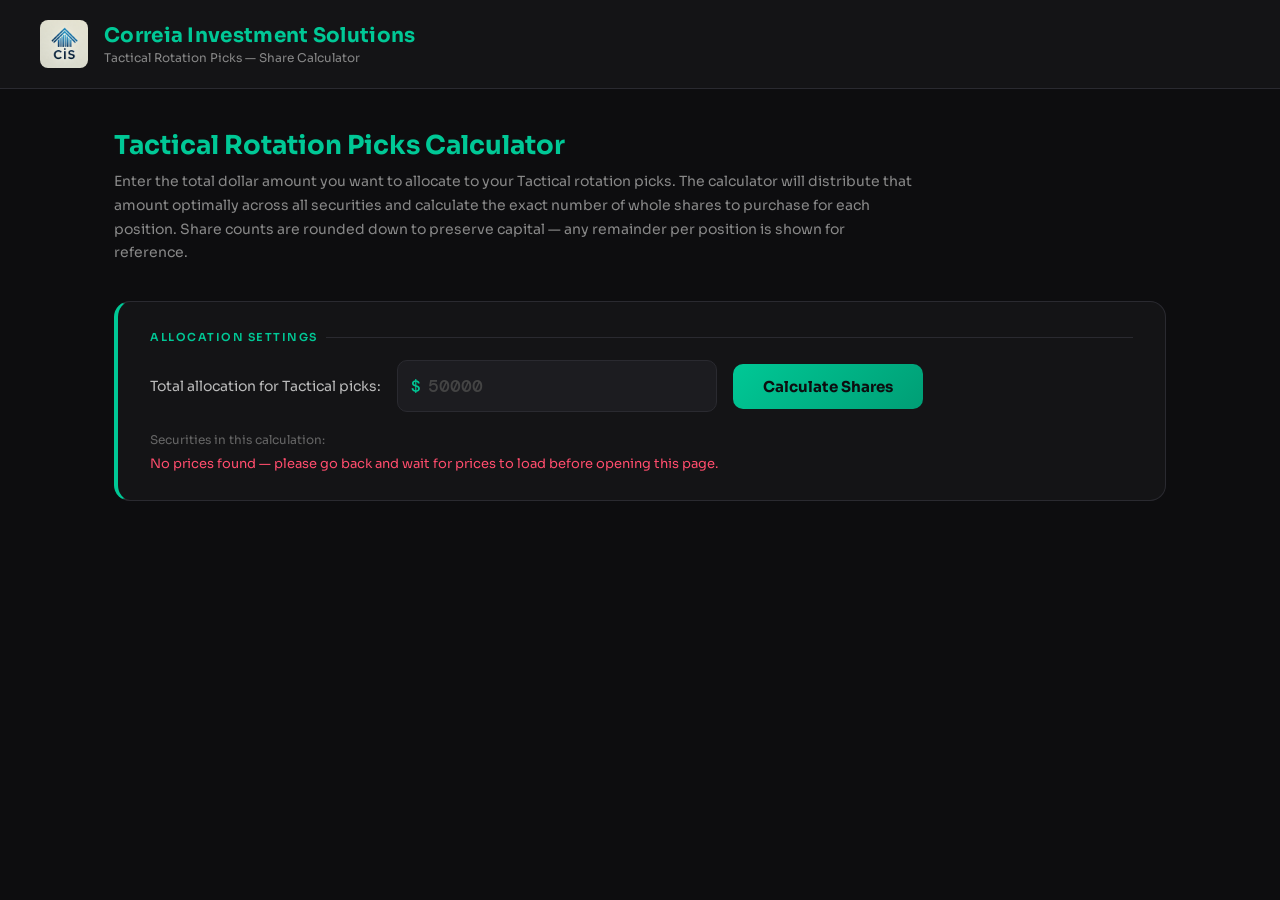
<file: tactical_calculator.html>
<!DOCTYPE html>
<html lang="en">
<head>

  <!-- Google tag (gtag.js) -->
  <script async src="https://www.googletagmanager.com/gtag/js?id=G-JVTLY699PB"></script>
  <script>
    window.dataLayer = window.dataLayer || [];
    function gtag(){dataLayer.push(arguments);}
    gtag('js', new Date());

    gtag('config', 'G-JVTLY699PB');
  </script>

  <meta charset="UTF-8" />
  <meta name="viewport" content="width=device-width, initial-scale=1.0" />
  <title>Tactical Rotation Picks Calculator — Correia Investment Solutions</title>
  <link rel="preconnect" href="https://fonts.googleapis.com" />
  <link href="https://fonts.googleapis.com/css2?family=DM+Mono:wght@400;500&family=Sora:wght@300;400;600;700&display=swap" rel="stylesheet" />
  <style>
    *, *::before, *::after { box-sizing: border-box; margin: 0; padding: 0; }

    :root {
      --bg:       #0d0d0f;
      --surface:  #141416;
      --surface2: #1c1c20;
      --border:   #2a2a30;
      --accent:   #00c896;
      --cyan:     #00b4d8;
      --green:    #00c896;
      --red:      #ff4d6d;
      --text:     #e8e8f0;
    }

    body {
      font-family: 'Sora', sans-serif;
      background: var(--bg);
      color: var(--text);
      min-height: 100vh;
    }

    /* ===== Header ===== */
    .page-header {
      background: var(--surface);
      border-bottom: 1px solid var(--border);
      padding: 20px 40px;
      display: flex;
      align-items: center;
      gap: 16px;
      flex-wrap: wrap;
    }

    .header-logo {
      width: 48px;
      height: 48px;
      object-fit: contain;
      border-radius: 8px;
    }

    .header-title {
      font-size: 20px;
      font-weight: 700;
      color: var(--accent);
      letter-spacing: 0.3px;
    }

    .header-sub {
      font-size: 12px;
      color: #888;
      margin-top: 2px;
    }

    /* ===== Main ===== */
    .main {
      max-width: 1100px;
      margin: 0 auto;
      padding: 40px 24px 80px;
    }

    .page-title {
      font-size: 26px;
      font-weight: 700;
      color: var(--accent);
      margin-bottom: 8px;
    }

    .page-subtitle {
      font-size: 14px;
      color: #888;
      margin-bottom: 36px;
      line-height: 1.7;
      max-width: 800px;
    }

    /* ===== Section label ===== */
    .section-label {
      font-size: 11px;
      font-weight: 600;
      text-transform: uppercase;
      letter-spacing: 1.5px;
      color: var(--accent);
      margin-bottom: 16px;
      display: flex;
      align-items: center;
      gap: 8px;
    }

    .section-label::after {
      content: '';
      flex: 1;
      height: 1px;
      background: var(--border);
    }

    /* ===== Input Card ===== */
    .input-card {
      background: var(--surface);
      border: 1px solid var(--border);
      border-left: 4px solid var(--accent);
      border-radius: 16px;
      padding: 28px 32px;
      margin-bottom: 32px;
    }

    .amount-row {
      display: flex;
      align-items: center;
      gap: 16px;
      flex-wrap: wrap;
      margin-bottom: 20px;
    }

    .amount-label {
      font-size: 14px;
      color: #bbb;
      white-space: nowrap;
    }

    .amount-input-wrap {
      position: relative;
      flex: 1;
      min-width: 200px;
      max-width: 320px;
    }

    .amount-input-wrap::before {
      content: '$';
      position: absolute;
      left: 14px;
      top: 50%;
      transform: translateY(-50%);
      color: var(--accent);
      font-family: 'DM Mono', monospace;
      font-size: 16px;
      font-weight: 500;
      pointer-events: none;
    }

    .amount-input {
      width: 100%;
      padding: 13px 14px 13px 30px;
      background: var(--surface2);
      border: 1px solid var(--border);
      border-radius: 10px;
      color: var(--text);
      font-family: 'DM Mono', monospace;
      font-size: 18px;
      font-weight: 500;
      outline: none;
      transition: border-color 0.2s;
    }

    .amount-input:focus { border-color: var(--accent); }
    .amount-input::placeholder { color: #444; }

    .calc-btn {
      padding: 13px 30px;
      background: linear-gradient(135deg, var(--accent), #009e75);
      color: #0d0d0f;
      border: none;
      border-radius: 10px;
      font-family: 'Sora', sans-serif;
      font-size: 15px;
      font-weight: 700;
      cursor: pointer;
      transition: all 0.2s;
      white-space: nowrap;
    }

    .calc-btn:hover {
      transform: translateY(-1px);
      box-shadow: 0 6px 20px rgba(0,200,150,0.35);
    }

    .calc-btn:active { transform: scale(0.98); }

    /* ===== Tickers preview ===== */
    .tickers-label {
      font-size: 12px;
      color: #666;
      margin-bottom: 8px;
    }

    .tickers-preview {
      display: flex;
      flex-wrap: wrap;
      gap: 8px;
    }

    .ticker-chip {
      padding: 5px 12px;
      border-radius: 20px;
      font-family: 'DM Mono', monospace;
      font-size: 12px;
      font-weight: 500;
      background: rgba(0,200,150,0.12);
      border: 1px solid rgba(0,200,150,0.25);
      color: var(--accent);
    }

    /* ===== Results ===== */
    .results-section { display: none; }
    .results-section.visible { display: block; }

    .results-summary {
      display: flex;
      gap: 14px;
      flex-wrap: wrap;
      margin-bottom: 28px;
    }

    .summary-stat {
      background: var(--surface);
      border: 1px solid var(--border);
      border-radius: 12px;
      padding: 16px 22px;
      flex: 1;
      min-width: 140px;
      text-align: center;
    }

    .summary-stat-label {
      font-size: 10px;
      text-transform: uppercase;
      letter-spacing: 1px;
      color: #555;
      margin-bottom: 6px;
    }

    .summary-stat-value {
      font-family: 'DM Mono', monospace;
      font-size: 19px;
      font-weight: 500;
      color: var(--accent);
    }

    /* ===== Table ===== */
    .table-wrap {
      background: var(--surface);
      border: 1px solid var(--border);
      border-radius: 16px;
      overflow: hidden;
      margin-bottom: 20px;
    }

    .table-heading {
      padding: 16px 24px;
      border-bottom: 1px solid var(--border);
      font-size: 13px;
      font-weight: 600;
      color: var(--accent);
      display: flex;
      align-items: center;
      gap: 8px;
    }

    .shares-table {
      width: 100%;
      border-collapse: collapse;
    }

    .shares-table thead tr { background: var(--surface2); }

    .shares-table th {
      padding: 11px 20px;
      text-align: left;
      font-size: 10px;
      font-weight: 600;
      text-transform: uppercase;
      letter-spacing: 1px;
      color: #555;
    }

    .shares-table td {
      padding: 13px 20px;
      border-bottom: 1px solid #18181c;
      font-size: 14px;
      color: #ccc;
      vertical-align: middle;
    }

    .shares-table tbody tr:last-child td { border-bottom: none; }
    .shares-table tbody tr:hover td { background: rgba(255,255,255,0.015); }

    .td-ticker {
      font-family: 'DM Mono', monospace;
      font-size: 15px;
      font-weight: 500;
      color: var(--accent);
    }

    .td-price, .td-alloc, .td-cost, .td-remainder {
      font-family: 'DM Mono', monospace;
    }

    .td-alloc  { color: var(--cyan); }
    .td-cost   { color: #aaa; }
    .td-remainder { color: #555; font-size: 12px; }

    .td-shares {
      font-family: 'DM Mono', monospace;
      font-size: 20px;
      font-weight: 500;
      color: var(--text);
    }

    .td-unavailable {
      color: var(--red);
      font-size: 13px;
      font-style: italic;
    }

    .total-row td {
      border-top: 2px solid var(--border) !important;
      background: var(--surface2) !important;
      font-weight: 600;
    }

    /* ===== Note ===== */
    .calc-note {
      background: rgba(0,200,150,0.06);
      border: 1px solid rgba(0,200,150,0.18);
      border-radius: 10px;
      padding: 14px 18px;
      font-size: 13px;
      color: #888;
      line-height: 1.65;
      margin-top: 16px;
    }

    .calc-note strong { color: var(--accent); }

    /* ===== Action row ===== */
    .action-row {
      display: flex;
      gap: 12px;
      margin-top: 20px;
      flex-wrap: wrap;
    }

    .action-btn {
      padding: 11px 22px;
      border-radius: 8px;
      font-family: 'Sora', sans-serif;
      font-size: 14px;
      font-weight: 600;
      cursor: pointer;
      border: none;
      transition: all 0.2s;
    }

    .action-btn.recalc {
      background: rgba(0,200,150,0.15);
      border: 1px solid rgba(0,200,150,0.3);
      color: var(--accent);
    }

    .action-btn.recalc:hover { background: rgba(0,200,150,0.25); }

    .action-btn.print {
      background: var(--surface2);
      border: 1px solid var(--border);
      color: #bbb;
    }

    .action-btn.print:hover { border-color: var(--accent); color: var(--accent); }

    @media print {
      .page-header, .input-card, .action-row, .calc-note { display: none !important; }
      .results-section { display: block !important; }
      body { background: white; color: black; }
      .shares-table th, .shares-table td { color: black !important; }
    }

    @media (max-width: 600px) {
      .page-header { padding: 16px 20px; }
      .main { padding: 24px 16px 60px; }
      .input-card { padding: 20px; }
      .amount-row { flex-direction: column; align-items: stretch; }
      .amount-input-wrap { max-width: 100%; }
    }
  </style>
</head>
<body>

  <header class="page-header">
    <img src="data/CIS brand 2.webp" alt="CIS Logo" class="header-logo"
         onerror="this.style.display='none'" />
    <div>
      <div class="header-title">Correia Investment Solutions</div>
      <div class="header-sub">Tactical Rotation Picks — Share Calculator</div>
    </div>
  </header>

  <main class="main">

    <h1 class="page-title">Tactical Rotation Picks Calculator</h1>
    <p class="page-subtitle">
      Enter the total dollar amount you want to allocate to your Tactical rotation picks.
      The calculator will distribute that amount optimally across all securities and calculate
      the exact number of whole shares to purchase for each position. Share counts are
      rounded down to preserve capital — any remainder per position is shown for reference.
    </p>

    <!-- ===== Input ===== -->
    <div class="input-card">
      <div class="section-label">Allocation Settings</div>

      <div class="amount-row">
        <span class="amount-label">Total allocation for Tactical picks:</span>
        <div class="amount-input-wrap">
          <input type="number" class="amount-input" id="portfolioAmount"
                 placeholder="50000" min="1" step="100" />
        </div>
        <button class="calc-btn" onclick="runCalculation()">Calculate Shares</button>
      </div>

      <div class="tickers-label">Securities in this calculation:</div>
      <div class="tickers-preview" id="tickersPreview"></div>
    </div>

    <!-- ===== Results ===== -->
    <div class="results-section" id="resultsSection">

      <div class="section-label">Results</div>

      <div class="results-summary" id="resultsSummary"></div>

      <div class="table-wrap">
        <div class="table-heading">
          ⚡ Tactical Rotation Picks — Share Allocation
        </div>
        <table class="shares-table">
          <thead>
            <tr>
              <th>Ticker</th>
              <th>Current Price</th>
              <th>Per-Position Allocation</th>
              <th>Shares to Buy</th>
              <th>Total Cost</th>
              <th>Remainder</th>
            </tr>
          </thead>
          <tbody id="resultsTableBody"></tbody>
        </table>
      </div>

      <div class="calc-note">
        <strong>Note:</strong> Share counts are rounded <strong>down</strong> to whole shares
        to avoid exceeding your allocation. The remainder column shows unspent cash per
        position due to rounding — consider keeping this as cash or adding to your
        highest-conviction position. Prices were loaded from the main page at the time
        you opened this calculator and may not reflect real-time values.
      </div>

      <div class="action-row">
        <button class="action-btn recalc" onclick="runCalculation()">🔄 Recalculate</button>
        <button class="action-btn print" onclick="window.print()">🖨️ Print / Save as PDF</button>
      </div>

    </div>

  </main>

  <script>
    // ===== PARSE PRICES FROM URL =====
    const params     = new URLSearchParams(window.location.search);
    const picksRaw   = params.get("picks") || "";

    const priceMap = {};
    picksRaw.split(",").forEach(pair => {
      const [ticker, price] = pair.split(":");
      if (ticker && price && !isNaN(price)) {
        priceMap[ticker.trim()] = parseFloat(price);
      }
    });

    const tickers = Object.keys(priceMap);

// ==================== ALLOCATION WEIGHTS ====================
    // Define percentage allocation for each Tactical ticker here.
    // Values should add up to 100.
    // If a ticker is not listed here, it falls back to equal weight.
    const Q2_WEIGHTS = {
      VEEV : 5.28,
      MPC : 8.65,
      EQT : 12.24,
      NCLH : 12.27,
      MRVL : 3.48,
      DECK : 11.76,
      DE : 13.54,
      XEL : 11.07,
      HAS : 7.96,
      XME : 8.25,
      ETHE : 5.51,
    };
    // ============================================================

    // Validate weights — warn if they don't add to 100
    const totalWeight = Object.values(Q2_WEIGHTS).reduce((s, v) => s + v, 0);
    if (Math.abs(totalWeight - 100) > 0.01) {
      console.warn(`Q2 weights sum to ${totalWeight.toFixed(2)}% — should be 100%. 
        Normalizing automatically.`);
    }

    // Get allocation for a ticker — weight or equal fallback
    function getAllocation(ticker, totalAmount) {
      const weight = Q2_WEIGHTS[ticker];
      if (weight !== undefined) {
        // Normalize in case weights don't sum to exactly 100
        return (weight / totalWeight) * totalAmount;
      }
      // Fallback to equal weight for any ticker not in the weights object
      return totalAmount / tickers.length;
    }

    // ===== BUILD TICKERS PREVIEW =====
    function buildPreview() {
      const container = document.getElementById("tickersPreview");
      container.innerHTML = "";
      if (tickers.length === 0) {
        container.innerHTML = "<span style='color:#ff4d6d;font-size:13px;'>No prices found — please go back and wait for prices to load before opening this page.</span>";
        return;
      }
      tickers.forEach(t => {
        const weight = Q2_WEIGHTS[t];
        const chip   = document.createElement("span");
        chip.className   = "ticker-chip";
        chip.textContent = weight !== undefined ? `${t} (${weight}%)` : `${t} (equal)`;
        container.appendChild(chip);
      });
    }

    buildPreview();

    // ===== CALCULATION =====
    function runCalculation() {
      const amountInput = document.getElementById("portfolioAmount");
      const totalAmount = parseFloat(amountInput.value);

      if (!totalAmount || totalAmount <= 0) {
        amountInput.focus();
        amountInput.style.borderColor = "#ff4d6d";
        setTimeout(() => amountInput.style.borderColor = "", 2000);
        return;
      }

      if (tickers.length === 0) {
        alert("No price data available. Please close this page, wait for all prices to load on the main page, then try again.");
        return;
      }

      const tbody = document.getElementById("resultsTableBody");
      tbody.innerHTML = "";

      let grandTotal      = 0;
      let grandRemainder  = 0;
      let unavailableCount = 0;

      tickers.forEach(ticker => {
        const price      = priceMap[ticker];
        const allocation = getAllocation(ticker, totalAmount);
        const tr         = document.createElement("tr");

        if (!price || price <= 0) {
          unavailableCount++;
          tr.innerHTML = `
            <td class="td-ticker">${ticker}</td>
            <td colspan="5" class="td-unavailable">
              Price unavailable — excluded from calculation
            </td>
          `;
          tbody.appendChild(tr);
          return;
        }

        const weight    = Q2_WEIGHTS[ticker] !== undefined
          ? `${((Q2_WEIGHTS[ticker] / totalWeight) * 100).toFixed(1)}%`
          : `${(100 / tickers.length).toFixed(1)}%`;
        const shares    = Math.floor(allocation / price);
        const cost      = shares * price;
        const remainder = allocation - cost;
        grandTotal      += cost;
        grandRemainder  += remainder;

        tr.innerHTML = `
          <td class="td-ticker">${ticker}</td>
          <td class="td-price">$${price.toFixed(2)}</td>
          <td class="td-alloc">
            $${allocation.toFixed(2)}
            <span style="color:#666;font-size:11px;margin-left:4px;">(${weight})</span>
          </td>
          <td class="td-shares">${shares.toLocaleString()}</td>
          <td class="td-cost">$${cost.toFixed(2)}</td>
          <td class="td-remainder">$${remainder.toFixed(2)}</td>
        `;
        tbody.appendChild(tr);
      });

      // Total row
      const totalRow = document.createElement("tr");
      totalRow.className = "total-row";
      totalRow.innerHTML = `
        <td colspan="3" style="color:#888;font-size:13px;">
          Total — ${tickers.length - unavailableCount} securities
        </td>
        <td class="td-shares" style="font-size:15px;">—</td>
        <td class="td-alloc">$${grandTotal.toFixed(2)}</td>
        <td class="td-remainder" style="color:#888;">
          $${grandRemainder.toFixed(2)} remaining
        </td>
      `;
      tbody.appendChild(totalRow);

      // Summary
      const utilization = ((grandTotal / totalAmount) * 100).toFixed(1);
      document.getElementById("resultsSummary").innerHTML = `
        <div class="summary-stat">
          <div class="summary-stat-label">Total Allocated</div>
          <div class="summary-stat-value">
            $${totalAmount.toLocaleString(undefined, {minimumFractionDigits:2, maximumFractionDigits:2})}
          </div>
        </div>
        <div class="summary-stat">
          <div class="summary-stat-label">Total Invested</div>
          <div class="summary-stat-value">$${grandTotal.toFixed(2)}</div>
        </div>
        <div class="summary-stat">
          <div class="summary-stat-label">Cash Remaining</div>
          <div class="summary-stat-value" style="color:#00b4d8;">
            $${(totalAmount - grandTotal).toFixed(2)}
          </div>
        </div>
        <div class="summary-stat">
          <div class="summary-stat-label">Capital Utilization</div>
          <div class="summary-stat-value" style="color:#00c896;">${utilization}%</div>
        </div>
        <div class="summary-stat">
          <div class="summary-stat-label">Securities</div>
          <div class="summary-stat-value">${tickers.length - unavailableCount}</div>
        </div>
      `;

      document.getElementById("resultsSection").classList.add("visible");
      document.getElementById("resultsSection").scrollIntoView({ behavior: "smooth" });
    }
  </script>

</body>
</html>
</file>
<file: style.css>
/* ===== Global Dark Theme ===== */
body {
  font-family: "Segoe UI", Roboto, "Helvetica Neue", Arial, sans-serif;
  margin: 0;
  padding: 24px;
  background: #1e1e1e; /* dark gray background */
  color: #f5f5f5;       /* soft white text */
  display: flex;
  flex-direction: column;
  align-items: center;
  min-height: 100vh;
}

/* ===== Company Header ===== */
/* ===== Company Header ===== */
.company-header {
  width: 100%;
  max-width: 1100px;
  margin-bottom: 30px;
  padding: 30px 20px 20px;
  border-bottom: 1px solid #3a3a3a;
  box-sizing: border-box;
}

.company-header-top {
  display: flex;
  align-items: center;
  gap: 24px;
  flex-wrap: wrap;
}

.company-logo {
  width: 120px;
  height: 120px;
  object-fit: contain;
  border-radius: 12px;
  flex-shrink: 0;
}

.company-header-text {
  flex: 1;
  min-width: 250px;
}

/*.company-title {
  font-size: 38px;
  font-weight: 700;
  color: #00b4d8;
  margin: 0 0 8px 0;
  letter-spacing: 1px;
  text-shadow: 0 0 30px rgba(0, 180, 216, 0.3);
}

.company-tagline {
  font-size: 15px;
  color: #aaa;
  margin: 0 0 8px 0;
  letter-spacing: 0.3px;
  line-height: 1.6;
}*/

.company-email {
  display: inline-block;
  margin-top: 4px;
  font-size: 14px;
  color: #00b4d8;
  text-decoration: none;
  letter-spacing: 0.3px;
  transition: color 0.2s ease;
}

.company-email:hover {
  color: #00d4ff;
  text-decoration: underline;
}

/* ===== YouTube Section ===== */
.youtube-section {
  display: flex;
  align-items: center;
  gap: 20px;
  background: #2a2a2a;
  border: 1px solid #3a3a3a;
  border-left: 4px solid #ff0000;
  border-radius: 12px;
  padding: 20px 28px;
  margin-bottom: 35px;
  width: 100%;
  max-width: 1100px;
  box-sizing: border-box;
  box-shadow: 0 2px 10px rgba(0, 0, 0, 0.4);
}

.youtube-icon {
  font-size: 40px;
  color: #ff0000;
  flex-shrink: 0;
  background: rgba(255, 0, 0, 0.1);
  width: 64px;
  height: 64px;
  border-radius: 50%;
  display: flex;
  align-items: center;
  justify-content: center;
}

.youtube-content {
  flex: 1;
}

.youtube-title {
  font-size: 18px;
  font-weight: 600;
  color: #f5f5f5;
  margin: 0 0 8px 0;
}

.youtube-desc {
  font-size: 14px;
  color: #aaa;
  margin: 0 0 14px 0;
  line-height: 1.6;
}

.youtube-btn {
  display: inline-block;
  padding: 10px 20px;
  background: linear-gradient(145deg, #ff4444, #cc0000);
  color: white;
  text-decoration: none;
  border-radius: 8px;
  font-size: 14px;
  font-weight: 600;
  transition: all 0.2s ease;
  box-shadow: 0 2px 8px rgba(255, 0, 0, 0.3);
}

.youtube-btn:hover {
  background: linear-gradient(145deg, #ff6666, #ee0000);
  transform: translateY(-1px);
  box-shadow: 0 4px 12px rgba(255, 0, 0, 0.4);
}

/* ===== Chart Heading ===== */
.chart-heading {
  text-align: center;
  color: #00b4d8;
  font-weight: 600;
  font-size: 22px;
  margin-bottom: 16px;
}



/* ===== Title ===== */
h1 {
  text-align: center;
  color: #00b4d8; /* cyan accent */
  font-weight: 600;
  margin-bottom: 12px;
}

/* ===== Controls section ===== */
.controls {
  display: flex;
  flex-wrap: wrap;
  justify-content: center;
  align-items: center;
  gap: 16px;
  background: #2a2a2a;
  border: 1px solid #3a3a3a;
  border-radius: 12px;
  padding: 14px 20px;
  margin-bottom: 25px;
  box-shadow: 0 2px 6px rgba(0, 0, 0, 0.4);
}

label {
  font-size: 15px;
  color: #ccc;
}

/* ===== Dropdown and Buttons ===== */
select,
button {
  padding: 10px 16px;
  border-radius: 8px;
  font-size: 15px;
  border: none;
  outline: none;
  cursor: pointer;
  font-weight: 500;
  transition: all 0.2s ease;
}

select {
  background-color: #333;
  color: #f5f5f5;
}

select:hover {
  background-color: #444;
}

/* ===== Buttons with accent styling ===== */
button {
  background: linear-gradient(145deg, #00b4d8, #0077b6);
  color: white;
  box-shadow: 0 2px 5px rgba(0, 180, 216, 0.4);
}

button:hover {
  background: linear-gradient(145deg, #00d4ff, #0096c7);
  transform: translateY(-1px);
}

button:active {
  transform: scale(0.97);
}

/* ===== Chart container ===== */
#chart {
  width: 95%;
  max-width: 1100px;
  height: 650px;
  margin: 0 auto;
  border-radius: 12px;
  background: #262626;
  padding: 10px;
  box-shadow: 0 2px 10px rgba(0, 0, 0, 0.6);
}

/* ===== Buttons Row for Multiple Charts ===== */
.chart-buttons {
  display: flex;
  flex-wrap: wrap;
  justify-content: center;
  gap: 20px;
  margin-top: 30px;
}

.chart-buttons button {
  background: linear-gradient(145deg, #4e9af1, #005f99);
  color: #fff;
  border: none;
  padding: 12px 20px;
  font-size: 15px;
  border-radius: 10px;
  cursor: pointer;
  transition: all 0.3s ease;
  box-shadow: 0 3px 10px rgba(0, 0, 0, 0.3);
}

.chart-buttons button:hover {
  background: linear-gradient(145deg, #5fb3f7, #0077b6);
  transform: translateY(-2px);
}

.chart-buttons button:active {
  transform: scale(0.97);
}

/* ===== Back button for chart subpages ===== */
.back-btn {
  display: inline-block;
  margin: 20px auto;
  padding: 10px 18px;
  background: linear-gradient(145deg, #444, #333);
  border-radius: 8px;
  color: #f0f0f0;
  text-decoration: none;
  font-weight: 500;
  transition: all 0.2s ease;
}

.back-btn:hover {
  background: linear-gradient(145deg, #555, #444);
  color: #00d4ff;
}
/* ===== Chart Links Section ===== */
.chart-buttons {
  display: flex;
  flex-direction: column;
  align-items: center;
  gap: 18px;
  background: #2a2a2a;
  border-radius: 12px;
  padding: 20px 30px;
  margin-top: 40px;
  box-shadow: 0 3px 10px rgba(0, 0, 0, 0.5);
  max-width: 700px;
  margin-left: auto;
  margin-right: auto;
}

.chart-buttons h3 {
  color: #ddd;
  font-size: 18px;
  font-weight: 500;
  margin-bottom: 10px;
  text-align: center;
}

.chart-buttons button {
  background: linear-gradient(145deg, #5c9ef3, #0f6ac4);
  color: white;
  padding: 10px 16px;
  border: none;
  border-radius: 8px;
  cursor: pointer;
  font-size: 15px;
  font-weight: 500;
  width: 80%;
  max-width: 400px;
  transition: all 0.3s ease;
  box-shadow: 0 2px 6px rgba(0, 0, 0, 0.4);
}

.chart-buttons button:hover {
  background: linear-gradient(145deg, #69b6ff, #0a84e1);
  transform: translateY(-2px);
}

.chart-buttons button:active {
  transform: scale(0.97);
}

/* ===== Stock Data Table ===== */
.stock-table-wrapper {
  width: 95%;
  max-width: 1100px;
  margin: 0 auto 25px auto;
}

.stock-table-title {
  color: #00b4d8;
  font-size: 16px;
  font-weight: 600;
  margin-bottom: 10px;
  text-align: center;
}

.stock-table {
  width: 100%;
  border-collapse: collapse;
  background: #2a2a2a;
  border-radius: 10px;
  overflow: hidden;
  box-shadow: 0 2px 10px rgba(0,0,0,0.4);
}

.stock-table thead tr {
  background: #00b4d8;
  color: #fff;
}

.stock-table th {
  padding: 12px 20px;
  text-align: left;
  font-size: 14px;
  font-weight: 600;
  letter-spacing: 0.5px;
}

.stock-table td {
  padding: 10px 20px;
  font-size: 14px;
  color: #ddd;
  border-bottom: 1px solid #3a3a3a;
}

.stock-table tbody tr:last-child td {
  border-bottom: none;
}

.stock-table tbody tr:hover {
  background: #333;
  transition: background 0.2s ease;
}

/* ===== Portfolio Images Section ===== */
.images-section {
  width: 95%;
  max-width: 1100px;
  margin: 40px auto 10px auto;
  text-align: center;
}

.images-title {
  color: #00b4d8;
  font-size: 18px;
  font-weight: 600;
  margin-bottom: 20px;
}

.images-grid {
  display: flex;
  flex-wrap: wrap;
  justify-content: center;
  gap: 24px;
}

.image-card {
  background: #2a2a2a;
  border: 1px solid #3a3a3a;
  border-radius: 12px;
  padding: 16px;
  box-shadow: 0 2px 10px rgba(0, 0, 0, 0.4);
  max-width: 500px;
  flex: 1;
  min-width: 280px;
}

.image-label {
  color: #aaa;
  font-size: 14px;
  margin: 0 0 12px 0;
  font-weight: 500;
}

.portfolio-img {
  width: 100%;
  height: auto;
  border-radius: 8px;
  display: block;
}

/* ===== Company Email ===== */
.company-email {
  display: inline-block;
  margin-top: 8px;
  font-size: 14px;
  color: #00b4d8;
  text-decoration: none;
  letter-spacing: 0.3px;
  transition: color 0.2s ease;
}

.company-email:hover {
  color: #00d4ff;
  text-decoration: underline;
}
/* ===== AI Model Description Section ===== */
.model-description {
  width: 95%;
  max-width: 1100px;
  background: #2a2a2a;
  border: 1px solid #3a3a3a;
  border-left: 4px solid #00b4d8;
  border-radius: 12px;
  padding: 24px 32px;
  margin-bottom: 35px;
  box-shadow: 0 2px 10px rgba(0, 0, 0, 0.4);
  box-sizing: border-box;
}

.model-description-title {
  color: #00b4d8;
  font-size: 18px;
  font-weight: 600;
  margin: 0 0 16px 0;
}

.model-description-text {
  color: #bbb;
  font-size: 15px;
  line-height: 1.85;
  margin: 0;
  text-align: justify;
}
/* ===== Portfolio Description Section ===== */
.portfolio-description {
  width: 95%;
  max-width: 1100px;
  background: #2a2a2a;
  border: 1px solid #3a3a3a;
  border-left: 4px solid #4e9af1;
  border-radius: 12px;
  padding: 24px 32px;
  margin-top: 40px;
  margin-bottom: 10px;
  box-shadow: 0 2px 10px rgba(0, 0, 0, 0.4);
  box-sizing: border-box;
}

.portfolio-description-title {
  color: #4e9af1;
  font-size: 18px;
  font-weight: 600;
  margin: 0 0 16px 0;
}

.portfolio-description-text {
  color: #bbb;
  font-size: 15px;
  line-height: 1.85;
  margin: 0;
  text-align: justify;
}

/* ===== Retirement Section ===== */
.retirement-section {
  width: 95%;
  max-width: 1100px;
  background: #2a2a2a;
  border: 1px solid #3a3a3a;
  border-left: 4px solid #00c896;
  border-radius: 12px;
  padding: 28px 32px;
  margin-top: 40px;
  margin-bottom: 40px;
  box-shadow: 0 2px 10px rgba(0, 0, 0, 0.4);
  box-sizing: border-box;
}

.retirement-title {
  color: #00c896;
  font-size: 20px;
  font-weight: 600;
  margin: 0 0 16px 0;
}

.retirement-desc {
  color: #bbb;
  font-size: 15px;
  line-height: 1.85;
  margin: 0 0 24px 0;
  text-align: justify;
}

.retirement-download-btn {
  display: inline-block;
  padding: 12px 24px;
  background: linear-gradient(145deg, #00c896, #009e75);
  color: white;
  text-decoration: none;
  border-radius: 8px;
  font-size: 15px;
  font-weight: 600;
  transition: all 0.2s ease;
  box-shadow: 0 2px 8px rgba(0, 200, 150, 0.3);
  margin-bottom: 32px;
  display: block;
  text-align: center;
  max-width: 400px;
  margin-left: auto;
  margin-right: auto;
}

.retirement-download-btn:hover {
  background: linear-gradient(145deg, #00e6aa, #00b888);
  transform: translateY(-1px);
  box-shadow: 0 4px 12px rgba(0, 200, 150, 0.4);
}

/* ===== Spreadsheet Preview ===== */
.spreadsheet-preview {
  margin-top: 32px;
  border-top: 1px solid #3a3a3a;
  padding-top: 24px;
}

.preview-title {
  color: #00c896;
  font-size: 17px;
  font-weight: 600;
  margin: 0 0 8px 0;
}

.preview-desc {
  color: #aaa;
  font-size: 14px;
  margin: 0 0 16px 0;
}

.preview-tabs {
  display: flex;
  flex-wrap: wrap;
  gap: 8px;
  margin-bottom: 16px;
}

.preview-tab {
  padding: 8px 16px;
  background: #333;
  color: #ccc;
  border: 1px solid #444;
  border-radius: 6px;
  cursor: pointer;
  font-size: 13px;
  transition: all 0.2s ease;
}

.preview-tab:hover {
  background: #444;
  color: #fff;
}

.preview-tab.active {
  background: #00c896;
  color: white;
  border-color: #00c896;
}

.spreadsheet-container {
  width: 100%;
  overflow-x: auto;
  background: #1e1e1e;
  border-radius: 8px;
  border: 1px solid #3a3a3a;
  min-height: 200px;
}

.spreadsheet-container table {
  border-collapse: collapse;
  width: 100%;
  font-size: 13px;
}

.spreadsheet-container th {
  background: #00c896;
  color: white;
  padding: 8px 12px;
  text-align: left;
  white-space: nowrap;
}

.spreadsheet-container td {
  padding: 7px 12px;
  border-bottom: 1px solid #2e2e2e;
  color: #ccc;
  white-space: nowrap;
}

.spreadsheet-container tr:hover td {
  background: #2a2a2a;
}

.chatgpt-section {
  background: #111;
  padding: 30px;
  margin: 40px auto;
  border-radius: 10px;
  max-width: 900px;
}

.chatgpt-title {
  color: #fff;
  margin-bottom: 10px;
}

.chatgpt-desc {
  color: #aaa;
  margin-bottom: 20px;
}

.chatgpt-section textarea {
  width: 100%;
  margin-bottom: 15px;
  padding: 10px;
  border-radius: 6px;
  border: none;
}

.chatgpt-btn {
  background: #00c853;
  color: white;
  padding: 10px 20px;
  border: none;
  margin-right: 10px;
  cursor: pointer;
  border-radius: 6px;
}

.chatgpt-btn.secondary {
  background: #2962ff;
}

/* ===== Q2 Fundamental Picks Section ===== */
.picks-section {
  width: 95%;
  max-width: 1100px;
  background: #2a2a2a;
  border: 1px solid #3a3a3a;
  border-left: 4px solid #f0a500;
  border-radius: 12px;
  padding: 24px 32px;
  margin-top: 30px;
  margin-bottom: 10px;
  box-shadow: 0 2px 10px rgba(0, 0, 0, 0.4);
  box-sizing: border-box;
}

.picks-title {
  color: #f0a500;
  font-size: 20px;
  font-weight: 600;
  margin: 0 0 12px 0;
}

.picks-desc {
  color: #bbb;
  font-size: 14px;
  line-height: 1.75;
  margin: 0 0 20px 0;
  text-align: justify;
}

.picks-grid {
  display: flex;
  flex-wrap: wrap;
  gap: 16px;
  justify-content: center;
}

/* ===== Individual Pick Card ===== */
.pick-card {
  background: #1e1e1e;
  border: 1px solid #3a3a3a;
  border-radius: 10px;
  padding: 16px 20px;
  text-align: center;
  width: 140px;
  box-shadow: 0 2px 6px rgba(0, 0, 0, 0.3);
  transition: transform 0.2s ease, box-shadow 0.2s ease;
  display: flex;
  flex-direction: column;
  align-items: center;
  gap: 8px;
}

.pick-card:hover {
  transform: translateY(-3px);
  box-shadow: 0 6px 16px rgba(0, 0, 0, 0.4);
}

.pick-card.pick-positive {
  border-top: 3px solid #00c896;
}

.pick-card.pick-negative {
  border-top: 3px solid #ff4d4d;
}

.pick-ticker {
  font-size: 18px;
  font-weight: 700;
  color: #f0a500;
  letter-spacing: 1px;
}

.pick-price-value {
  font-size: 16px;
  font-weight: 600;
  color: #f5f5f5;
}

.pick-change-value {
  font-size: 12px;
  font-weight: 500;
}

.pick-change-value.positive {
  color: #00c896;
}

.pick-change-value.negative {
  color: #ff4d4d;
}

.pick-btn {
  margin-top: 6px;
  padding: 6px 12px;
  font-size: 12px;
  background: linear-gradient(145deg, #f0a500, #c47f00);
  color: white;
  border: none;
  border-radius: 6px;
  cursor: pointer;
  font-weight: 500;
  transition: all 0.2s ease;
  width: 100%;
}

.pick-btn:hover {
  background: linear-gradient(145deg, #ffb733, #e09200);
  transform: translateY(-1px);
}

/* ===== Company Profile ===== */
.company-profile-wrapper {
  width: 95%;
  max-width: 1100px;
  margin: 0 auto 20px auto;
}

.company-profile {
  background: #2a2a2a;
  border: 1px solid #3a3a3a;
  border-radius: 12px;
  padding: 20px 28px;
  box-shadow: 0 2px 10px rgba(0, 0, 0, 0.4);
}

.profile-header {
  display: flex;
  justify-content: space-between;
  align-items: flex-start;
  flex-wrap: wrap;
  gap: 12px;
  margin-bottom: 16px;
  padding-bottom: 16px;
  border-bottom: 1px solid #3a3a3a;
}

.profile-company-name {
  color: #00b4d8;
  font-size: 18px;
  font-weight: 700;
  margin: 0 0 4px 0;
}

.profile-sector {
  font-size: 13px;
  color: #aaa;
}

.profile-meta {
  display: flex;
  flex-direction: column;
  align-items: flex-end;
  gap: 4px;
}

.profile-meta-item {
  font-size: 13px;
  color: #aaa;
}

.profile-link {
  color: #00b4d8;
  text-decoration: none;
}

.profile-link:hover {
  text-decoration: underline;
}

.profile-stats-row {
  display: flex;
  flex-wrap: wrap;
  gap: 12px;
  margin-bottom: 16px;
  padding-bottom: 16px;
  border-bottom: 1px solid #3a3a3a;
}

.profile-stat {
  background: #1e1e1e;
  border-radius: 8px;
  padding: 10px 16px;
  display: flex;
  flex-direction: column;
  align-items: center;
  flex: 1;
  min-width: 100px;
  gap: 4px;
}

.stat-label {
  font-size: 11px;
  color: #888;
  text-transform: uppercase;
  letter-spacing: 0.5px;
}

.stat-value {
  font-size: 15px;
  font-weight: 600;
  color: #f5f5f5;
}

.profile-description {
  font-size: 14px;
  color: #bbb;
  line-height: 1.75;
  margin: 0;
  text-align: justify;
}

.profile-logo {
  width: 32px;
  height: 32px;
  object-fit: contain;
  vertical-align: middle;
  margin-right: 8px;
  border-radius: 4px;
  background: white;
  padding: 2px;
}

.profile-exchange {
  font-size: 12px;
  color: #888;
  margin-top: 4px;
  display: block;
}

/* ===== Monte Carlo Simulations ===== */
.retirement-monte-carlo {
  margin-top: 28px;
  margin-bottom: 28px;
  padding-top: 24px;
  border-top: 1px solid #3a3a3a;
}

.retirement-subtitle {
  color: #00c896;
  font-size: 17px;
  font-weight: 600;
  margin: 0 0 14px 0;
}

.simulation-card {
  background: #1e1e1e;
  border: 1px solid #3a3a3a;
  border-left: 4px solid #00c896;
  border-radius: 10px;
  padding: 18px 22px;
  margin-bottom: 16px;
}

.simulation-header {
  display: flex;
  align-items: center;
  gap: 14px;
  margin-bottom: 10px;
}

.simulation-number {
  background: #00c896;
  color: #1e1e1e;
  font-size: 15px;
  font-weight: 700;
  width: 32px;
  height: 32px;
  border-radius: 50%;
  display: flex;
  align-items: center;
  justify-content: center;
  flex-shrink: 0;
}

.simulation-title {
  color: #f5f5f5;
  font-size: 16px;
  font-weight: 600;
  margin: 0;
}

.simulation-desc {
  color: #bbb;
  font-size: 14px;
  line-height: 1.75;
  margin: 0;
}

/* ===== Macros Section ===== */
.retirement-macros {
  margin-top: 28px;
  margin-bottom: 28px;
  padding-top: 24px;
  border-top: 1px solid #3a3a3a;
}

.macro-platforms {
  display: flex;
  flex-wrap: wrap;
  gap: 20px;
  margin-top: 16px;
  margin-bottom: 16px;
}

.macro-platform-card {
  background: #1e1e1e;
  border: 1px solid #3a3a3a;
  border-radius: 10px;
  padding: 18px 22px;
  flex: 1;
  min-width: 260px;
}

.macro-platform-title {
  color: #f5f5f5;
  font-size: 15px;
  font-weight: 600;
  margin: 0 0 12px 0;
}

.macro-steps {
  color: #bbb;
  font-size: 14px;
  line-height: 1.8;
  margin: 0;
  padding-left: 20px;
}

.macro-steps li {
  margin-bottom: 8px;
}

.macro-steps strong {
  color: #f5f5f5;
}

.macro-steps em {
  color: #aaa;
  font-style: italic;
}

.macro-note {
  color: #aaa;
  font-size: 13px;
  line-height: 1.6;
  background: #1e1e1e;
  border: 1px solid #3a3a3a;
  border-left: 4px solid #f0a500;
  border-radius: 8px;
  padding: 12px 16px;
  margin-top: 8px;
}

.inline-code {
  background: #333;
  color: #00c896;
  padding: 2px 6px;
  border-radius: 4px;
  font-family: monospace;
  font-size: 13px;
}

/* ===== Tactical Picks Section ===== */
.tactical-picks-section {
  border-left: 4px solid #00c896;
}

.tactical-btn {
  background: linear-gradient(145deg, #00c896, #009e75) !important;
}

.tactical-btn:hover {
  background: linear-gradient(145deg, #00e6aa, #00b888) !important;
}

.tactical-card {
  border-top-color: #00c896 !important;
}

/* ===== Stock Key Stats Row ===== */
.stock-stats-row {
  display: flex;
  flex-wrap: wrap;
  gap: 12px;
  margin-bottom: 16px;
  width: 100%;
}

.stock-stat {
  background: #2a2a2a;
  border: 1px solid #3a3a3a;
  border-radius: 8px;
  padding: 10px 16px;
  display: flex;
  flex-direction: column;
  align-items: center;
  flex: 1;
  min-width: 120px;
  gap: 4px;
}

.stock-stat-label {
  font-size: 11px;
  color: #888;
  text-transform: uppercase;
  letter-spacing: 0.5px;
  white-space: nowrap;
}

.stock-stat-value {
  font-size: 14px;
  font-weight: 600;
  color: #f5f5f5;
  white-space: nowrap;
}

/* ===== Portfolio Calculator Launcher ===== */
.calc-launcher-section {
  width: 95%;
  max-width: 1100px;
  background: #2a2a2a;
  border: 1px solid #3a3a3a;
  border-left: 4px solid #00b4d8;
  border-radius: 12px;
  padding: 24px 32px;
  margin-top: 30px;
  margin-bottom: 10px;
  box-shadow: 0 2px 10px rgba(0,0,0,0.4);
  box-sizing: border-box;
}

.calc-launcher-title {
  color: #00b4d8;
  font-size: 18px;
  font-weight: 600;
  margin-bottom: 10px;
}

.calc-launcher-desc {
  color: #bbb;
  font-size: 14px;
  line-height: 1.7;
  margin-bottom: 16px;
}

.calc-btn-status {
  font-size: 13px;
  margin-bottom: 14px;
  line-height: 1.6;
}

.calc-launch-btn {
  padding: 12px 28px;
  background: linear-gradient(145deg, #00b4d8, #0077b6);
  color: white;
  border: none;
  border-radius: 8px;
  font-size: 15px;
  font-weight: 600;
  cursor: pointer;
  transition: all 0.2s ease;
  box-shadow: 0 2px 8px rgba(0,180,216,0.3);
}

.calc-launch-btn:hover:not(:disabled) {
  background: linear-gradient(145deg, #00d4ff, #0096c7);
  transform: translateY(-1px);
}

.calc-launch-btn:disabled {
  opacity: 0.5;
  cursor: not-allowed;
}

/* ===== Ticker Yahoo Finance Links ===== */
.ticker-yahoo-link {
  color: #f0a500;
  text-decoration: none;
  font-weight: 700;
  font-size: 18px;
  letter-spacing: 1px;
  transition: all 0.2s ease;
  display: inline-block;
  padding: 2px 4px;
  border-radius: 4px;
}

.ticker-yahoo-link:hover {
  color: #fff;
  background: rgba(240, 165, 0, 0.2);
  text-decoration: none;
  transform: scale(1.05);
  box-shadow: 0 0 8px rgba(240, 165, 0, 0.4);
}

.tactical-ticker-link {
  color: #00c896;
}

.tactical-ticker-link:hover {
  color: #fff;
  background: rgba(0, 200, 150, 0.2);
  box-shadow: 0 0 8px rgba(0, 200, 150, 0.4);
}

/* ===== Purpose Section ===== */
.purpose-section {
  width: 95%;
  max-width: 1100px;
  background: #2a2a2a;
  border: 1px solid #3a3a3a;
  border-left: 4px solid #00b4d8;
  border-radius: 12px;
  padding: 26px 32px;
  margin-bottom: 28px;
  box-shadow: 0 2px 10px rgba(0, 0, 0, 0.4);
  box-sizing: border-box;
}

.purpose-title {
  color: #00b4d8;
  font-size: 18px;
  font-weight: 600;
  margin: 0 0 16px 0;
}

.purpose-text {
  color: #bbb;
  font-size: 15px;
  line-height: 1.85;
  margin: 0 0 14px 0;
  text-align: justify;
}

.purpose-text:last-child {
  margin-bottom: 0;
}

/* ===== PAGE NAVIGATION BAR ===== */
.page-nav {
  width: 100%;
  background: #0d1a2e;
  padding: 14px 20px;
  position: sticky;
  top: 0;
  z-index: 1000;
  box-shadow: 0 4px 20px rgba(0,0,0,0.5);
}

.page-nav-inner {
  max-width: 1100px;
  margin: 0 auto;
  display: flex;
  flex-wrap: wrap;
  gap: 8px;
  justify-content: center;
}

.nav-btn {
  padding: 8px 16px;
  background: transparent;
  color: #a0b8d0;
  border: 1px solid #1e3a5f;
  border-radius: 6px;
  text-decoration: none;
  font-size: 13px;
  font-weight: 500;
  letter-spacing: 0.3px;
  transition: all 0.2s ease;
  white-space: nowrap;
}

.nav-btn:hover {
  background: #00b4d8;
  color: #000;
  border-color: #00b4d8;
  transform: translateY(-1px);
  box-shadow: 0 3px 10px rgba(0,180,216,0.3);
}

/* ===== THICK DIVIDER ===== */
.section-divider {
  width: 100%;
  height: 5px;
  background: linear-gradient(90deg, #0d1a2e, #1a3a6e, #00b4d8, #1a3a6e, #0d1a2e);
  margin-bottom: 0;
}

/* ===== PAGE SECTIONS ===== */
.page-section {
  width: 100%;
  padding: 60px 24px;
  display: flex;
  flex-direction: column;
  align-items: center;
}

.section-dark {
  background: #1e1e1e;
}

.section-gray {
  background: #252528;
}

/* ===== SECTION HEADINGS ===== */
.section-heading {
  font-size: 22px;
  font-weight: 700;
  color: #00b4d8;
  margin: 0 0 32px 0;
  text-align: center;
  letter-spacing: 0.5px;
  padding-bottom: 14px;
  border-bottom: 2px solid #2a2a35;
  width: 95%;
  max-width: 1100px;
}

/* ===== BACK TO TOP ===== */
.back-to-top-row {
  width: 95%;
  max-width: 1100px;
  display: flex;
  justify-content: flex-end;
  margin-top: 40px;
}

.back-to-top-btn {
  padding: 9px 20px;
  background: #0d1a2e;
  color: #a0b8d0;
  border: 1px solid #1e3a5f;
  border-radius: 6px;
  text-decoration: none;
  font-size: 13px;
  font-weight: 500;
  transition: all 0.2s ease;
}

.back-to-top-btn:hover {
  background: #00b4d8;
  color: #000;
  border-color: #00b4d8;
}

/* ===== SMOOTH SCROLL ===== */
html {
  scroll-behavior: smooth;
}

/* ===== SECTION SPACING FIXES ===== */
/* Make sure existing sections fill properly inside page-section */
.page-section .purpose-section,
.page-section .youtube-section,
.page-section .chatgpt-section,
.page-section .model-description,
.page-section .picks-section,
.page-section .portfolio-description,
.page-section .images-section,
.page-section .retirement-section,
.page-section .chart-buttons {
  width: 100%;
  margin-top: 0;
  margin-bottom: 0;
}

/* Remove double backgrounds on nested sections */
.page-section .purpose-section,
.page-section .youtube-section,
.page-section .chatgpt-section,
.page-section .model-description,
.page-section .picks-section,
.page-section .portfolio-description,
.page-section .retirement-section {
  background: transparent;
  box-shadow: none;
  border-radius: 0;
}

/* Keep borders but remove background duplication */
.page-section .model-description,
.page-section .purpose-section,
.page-section .portfolio-description {
  border-left: 4px solid #00b4d8;
  background: rgba(255,255,255,0.03);
  border-radius: 12px;
  padding: 26px 32px;
}


/* ===== PROGRESS BAR ===== */
.scroll-progress-bar {
  position: fixed;
  top: 0;
  left: 0;
  width: 0%;
  height: 3px;
  background: linear-gradient(90deg, #00b4d8, #00c896, #f0a500);
  z-index: 2000;
  transition: width 0.1s ease;
  border-radius: 0 2px 2px 0;
}

/* ===== ACTIVE NAV BUTTON ===== */
.nav-btn.active {
  background: #00b4d8;
  color: #000;
  border-color: #00b4d8;
  font-weight: 700;
}

/* ===== MOBILE HAMBURGER ===== */
.nav-hamburger {
  display: none;
  flex-direction: column;
  gap: 5px;
  cursor: pointer;
  padding: 8px;
  background: transparent;
  border: 1px solid #1e3a5f;
  border-radius: 6px;
  position: absolute;
  right: 16px;
  top: 50%;
  transform: translateY(-50%);
}

.nav-hamburger span {
  display: block;
  width: 22px;
  height: 2px;
  background: #a0b8d0;
  border-radius: 2px;
  transition: all 0.3s ease;
}

.nav-hamburger.open span:nth-child(1) {
  transform: translateY(7px) rotate(45deg);
}

.nav-hamburger.open span:nth-child(2) {
  opacity: 0;
}

.nav-hamburger.open span:nth-child(3) {
  transform: translateY(-7px) rotate(-45deg);
}

/* ===== MOBILE DROPDOWN ===== */
.page-nav {
  position: sticky;
  top: 0;
  z-index: 1000;
}

.page-nav-inner {
  position: relative;
}

@media (max-width: 768px) {
  .nav-hamburger {
    display: flex;
  }

  .page-nav-inner {
    flex-direction: column;
    align-items: flex-start;
    padding-right: 56px;
  }

  .page-nav-inner .nav-btn {
    display: none;
    width: 100%;
    text-align: left;
  }

  .page-nav-inner.mobile-open .nav-btn {
    display: block;
  }

  .page-nav-inner .nav-label {
    display: block;
    color: #a0b8d0;
    font-size: 13px;
    font-weight: 600;
    padding: 6px 0;
  }
}

/* Show label on mobile when closed */
.nav-mobile-label {
  display: none;
  color: #a0b8d0;
  font-size: 13px;
  font-weight: 600;
}

@media (max-width: 768px) {
  .nav-mobile-label {
    display: block;
  }
}

/* ===== Performance Disclaimer ===== */
.performance-disclaimer {
  width: 95%;
  max-width: 1100px;
  margin: 16px auto 0 auto;
  background: rgba(255, 165, 0, 0.06);
  border: 1px solid rgba(255, 165, 0, 0.2);
  border-left: 4px solid #f0a500;
  border-radius: 10px;
  padding: 14px 20px;
  box-sizing: border-box;
}

.disclaimer-text {
  font-size: 12px;
  color: #888;
  line-height: 1.7;
  margin: 0;
  text-align: justify;
}

.disclaimer-text strong {
  color: #bbb;
}

/* ===== Site Footer ===== */
.site-footer {
  width: 100%;
  background: #0d1a2e;
  border-top: 3px solid #1a3a6e;
  padding: 40px 24px 24px;
  margin-top: 0;
}

.site-footer-inner {
  max-width: 1100px;
  margin: 0 auto;
  display: flex;
  flex-direction: column;
  align-items: center;
  gap: 16px;
  text-align: center;
}

.footer-logo-row {
  display: flex;
  align-items: center;
  gap: 12px;
}

.footer-logo {
  width: 40px;
  height: 40px;
  object-fit: contain;
  border-radius: 6px;
}

.footer-brand {
  font-size: 17px;
  font-weight: 700;
  color: #00b4d8;
  letter-spacing: 0.5px;
}

.footer-disclaimer {
  font-size: 13px;
  color: #666;
  line-height: 1.7;
  max-width: 800px;
  margin: 0;
}

.footer-links {
  display: flex;
  align-items: center;
  gap: 12px;
  flex-wrap: wrap;
  justify-content: center;
}

.footer-link {
  font-size: 13px;
  color: #00b4d8;
  text-decoration: none;
  transition: color 0.2s ease;
}

.footer-link:hover {
  color: #00d4ff;
  text-decoration: underline;
}

.footer-divider {
  color: #333;
  font-size: 13px;
}

.footer-copy {
  font-size: 11px;
  color: #444;
  margin: 0;
  padding-top: 8px;
  border-top: 1px solid #1a2a3a;
  width: 100%;
}

/* ===== Purpose Cards ===== */
.purpose-cards {
  display: flex;
  flex-wrap: wrap;
  gap: 20px;
  width: 100%;
  margin: 24px 0 8px 0;
}

.purpose-card {
  background: #1e1e1e;
  border: 1px solid #3a3a3a;
  border-top: 3px solid #00b4d8;
  border-radius: 12px;
  padding: 22px 24px;
  flex: 1;
  min-width: 240px;
  transition: transform 0.2s ease, box-shadow 0.2s ease;
}

.purpose-card:hover {
  transform: translateY(-3px);
  box-shadow: 0 8px 24px rgba(0, 180, 216, 0.15);
}

.purpose-card-icon {
  font-size: 28px;
  margin-bottom: 12px;
}

.purpose-card-title {
  font-size: 16px;
  font-weight: 700;
  color: #00b4d8;
  margin: 0 0 10px 0;
}

.purpose-card-text {
  font-size: 14px;
  color: #aaa;
  line-height: 1.75;
  margin: 0;
}

.about-nav-link {
  display: inline-block;
  margin-top: 10px;
  font-size: 13px;
  color: #00b4d8;
  text-decoration: none;
  font-weight: 500;
  letter-spacing: 0.3px;
  transition: color 0.2s ease;
}

.about-nav-link:hover {
  color: #00d4ff;
  text-decoration: underline;
}

/* ===== Banner Header ===== */
.company-header-banner {
  width: 100%;
  background: #0a0f1e;
  display: flex;
  flex-direction: column;
  align-items: center;
}

/* ===== Banner Image ===== */
.company-banner-img {
  width: 100%;
  max-height: 320px;
  object-fit: cover;
  object-position: center top;
  display: block;
}

.company-banner-contact {
  width: 100%;
  max-width: 1100px;
  display: flex;
  justify-content: flex-end;
  align-items: center;
  gap: 20px;
  padding: 10px 24px;
  border-bottom: 1px solid #1a2a3a;
}

/* ===== Price Refreshing Indicator ===== */
.price-refreshing {
  font-size: 10px;
  color: #555;
  letter-spacing: 0.5px;
  margin-top: 3px;
  animation: pulse 1.5s ease-in-out infinite;
}

@keyframes pulse {
  0%, 100% { opacity: 0.4; }
  50%       { opacity: 1;   }
}

/* ===== Planner Screenshots ===== */
.planner-screenshots {
  width: 100%;
  margin: 32px 0;
}

.screenshots-title {
  font-size: 18px;
  font-weight: 600;
  color: #00b4d8;
  margin-bottom: 8px;
}

.screenshots-desc {
  font-size: 14px;
  color: #888;
  line-height: 1.7;
  margin-bottom: 24px;
}

.screenshots-stack {
  display: flex;
  flex-direction: column;  /* ← stacked vertically */
  gap: 28px;
}

.screenshot-card {
  width: 100%;
  background: #1e1e24;
  border: 1px solid #2a2a35;
  border-radius: 12px;
  overflow: hidden;
}

.screenshot-label {
  font-size: 13px;
  font-weight: 600;
  color: #00b4d8;
  padding: 14px 20px 10px;
  margin: 0;
  letter-spacing: 0.3px;
}

.screenshot-img {
  width: 100%;
  height: auto;          /* ← full natural height, no cropping */
  display: block;
  border-top: 1px solid #2a2a35;
  border-bottom: 1px solid #2a2a35;
  cursor: pointer;
  transition: opacity 0.2s ease;
}

.screenshot-img:hover {
  opacity: 0.85;
}

.screenshot-caption {
  font-size: 13px;
  color: #777;
  line-height: 1.7;
  padding: 12px 20px 16px;
  margin: 0;
}

/* ===== Prior Quarter Performance Section ===== */
.prior-quarter-section {
  margin-bottom: 36px;
  background: rgba(255,255,255,0.02);
  border: 1px solid #2a2a35;
  border-radius: 14px;
  padding: 28px 32px;
}

.prior-quarter-title {
  font-size: 18px;
  font-weight: 600;
  color: #00b4d8;
  margin: 0 0 10px 0;
}

.prior-quarter-desc {
  font-size: 14px;
  color: #888;
  line-height: 1.7;
  margin-bottom: 20px;
}

.prior-quarter-image-wrap {
  width: 100%;
  margin-bottom: 20px;
  border-radius: 10px;
  overflow: hidden;
  border: 1px solid #2a2a35;
  display: flex;              /* ← add this */
  justify-content: center;   /* ← add this */
}

.prior-quarter-img {
  width: 50%;                /* ← was 100%, reduce to taste */
  height: auto;
  display: block;
  border-radius: 10px;       /* ← add this so corners match wrapper */
}
</file>
<file: bonds.css>
/* ===== Bonds Page Specific Styles ===== */

.bonds-nav {
  width: 95%;
  max-width: 1100px;
  margin: 0 auto 20px auto;
}

.bonds-nav-bottom {
  margin-top: 20px;
  margin-bottom: 40px;
}

/* ===== Hero Section ===== */
.bonds-hero {
  width: 95%;
  max-width: 1100px;
  text-align: center;
  margin-bottom: 30px;
  padding: 30px 20px;
  background: linear-gradient(135deg, #1a3a4a 0%, #1e1e1e 100%);
  border-radius: 16px;
  border: 1px solid #2a5a6a;
  box-shadow: 0 4px 20px rgba(0, 180, 216, 0.15);
}

.bonds-hero-title {
  color: #00b4d8;
  font-size: 28px;
  font-weight: 700;
  margin: 0 0 10px 0;
  letter-spacing: 0.5px;
}

.bonds-hero-subtitle {
  color: #aaa;
  font-size: 16px;
  margin: 0;
}

/* ===== Content Sections ===== */
.bonds-section {
  width: 95%;
  max-width: 1100px;
  background: #2a2a2a;
  border: 1px solid #3a3a3a;
  border-left: 4px solid #00b4d8;
  border-radius: 12px;
  padding: 28px 32px;
  margin-bottom: 28px;
  box-shadow: 0 2px 10px rgba(0, 0, 0, 0.4);
  box-sizing: border-box;
}

.bonds-section-title {
  color: #00b4d8;
  font-size: 20px;
  font-weight: 600;
  margin: 0 0 16px 0;
}

.bonds-section-text {
  color: #bbb;
  font-size: 15px;
  line-height: 1.85;
  margin: 0 0 24px 0;
  text-align: justify;
}

/* ===== Age Allocation Cards ===== */
.allocation-grid {
  display: flex;
  flex-wrap: wrap;
  gap: 16px;
  margin-top: 8px;
}

.allocation-card {
  background: #1e1e1e;
  border: 1px solid #3a3a3a;
  border-radius: 10px;
  padding: 18px 20px;
  flex: 1;
  min-width: 200px;
  text-align: center;
}

.allocation-age {
  font-size: 14px;
  font-weight: 600;
  color: #aaa;
  margin-bottom: 8px;
  text-transform: uppercase;
  letter-spacing: 0.5px;
}

.allocation-pct {
  font-size: 28px;
  font-weight: 700;
  margin-bottom: 10px;
}

.allocation-desc {
  font-size: 13px;
  color: #888;
  line-height: 1.65;
  margin: 0;
  text-align: left;
}

/* ===== ETF Tables ===== */
.etf-table-wrapper {
  width: 100%;
  overflow-x: auto;
  border-radius: 10px;
  border: 1px solid #3a3a3a;
}

.etf-table {
  width: 100%;
  border-collapse: collapse;
  font-size: 14px;
  min-width: 700px;
}

.etf-table thead tr {
  background: #00b4d8;
}

.etf-table th {
  padding: 12px 16px;
  text-align: left;
  font-size: 13px;
  font-weight: 600;
  color: white;
  letter-spacing: 0.3px;
  white-space: nowrap;
}

.etf-table td {
  padding: 11px 16px;
  color: #ddd;
  border-bottom: 1px solid #2e2e2e;
  vertical-align: middle;
}

.etf-table tbody tr:last-child td {
  border-bottom: none;
}

.etf-table tbody tr:hover td {
  background: #333;
  transition: background 0.15s ease;
}

.etf-ticker {
  font-weight: 700;
  color: #00b4d8;
  font-size: 15px;
}

.etf-name {
  font-weight: 600;
  color: #f0f0f0;
  display: block;
  margin-bottom: 3px;
}

.etf-subdesc {
  font-size: 12px;
  color: #888;
}

.etf-yield {
  color: #00c896;
  font-weight: 600;
}

.etf-price {
  font-weight: 600;
  color: #f5f5f5;
}

.etf-change-pos {
  color: #00c896;
  font-weight: 500;
}

.etf-change-neg {
  color: #ff4d4d;
  font-weight: 500;
}

.etf-loading {
  text-align: center;
  color: #aaa;
  padding: 20px;
  font-style: italic;
}

.etf-maturity {
  display: inline-block;
  padding: 3px 10px;
  background: rgba(0, 180, 216, 0.15);
  border: 1px solid rgba(0, 180, 216, 0.3);
  border-radius: 20px;
  font-size: 12px;
  color: #00b4d8;
  font-weight: 600;
}

/* ===== Net Assets & Expense Ratio ===== */
.etf-aum {
  color: #f5f5f5;
  font-weight: 500;
  font-size: 13px;
}

.etf-expense {
  color: #f0a500;
  font-weight: 600;
  font-size: 13px;
}

.etf-ticker-link {
  color: #00b4d8;
  text-decoration: none;
  font-family: 'DM Mono', monospace;
  font-size: 15px;
  font-weight: 700;
  transition: all 0.2s ease;
  padding: 2px 4px;
  border-radius: 4px;
}

.etf-ticker-link:hover {
  color: #fff;
  background: rgba(0, 180, 216, 0.2);
  box-shadow: 0 0 8px rgba(0, 180, 216, 0.4);
}
</file>
